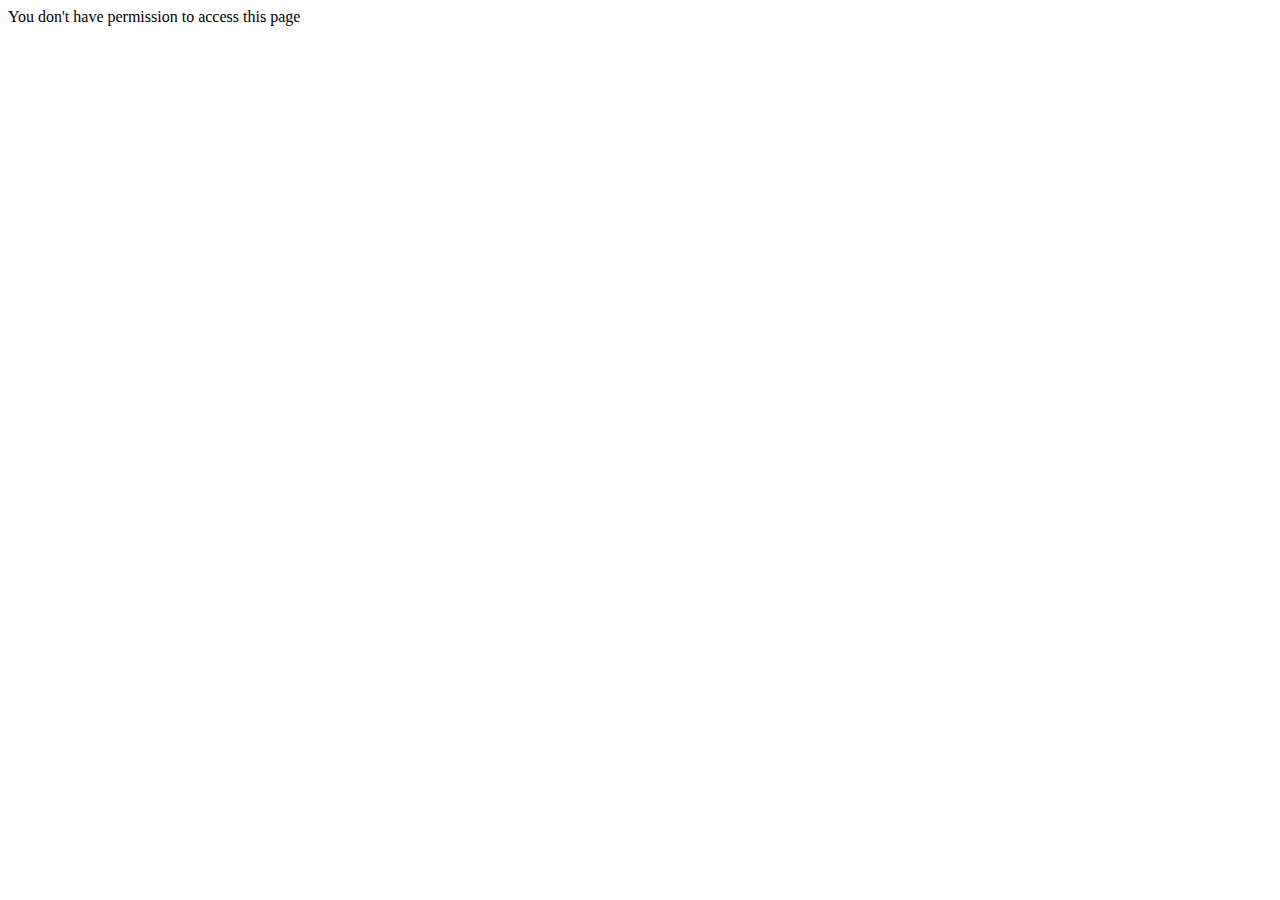
<file: css/index.html>
<!DOCTYPE html>
<html lang="en">
<head>
    <meta charset="utf-8" />
    <title>You don't have permission to access this page</title>
</head>
<body>
You don't have permission to access this page
</body>
</html>
</file>
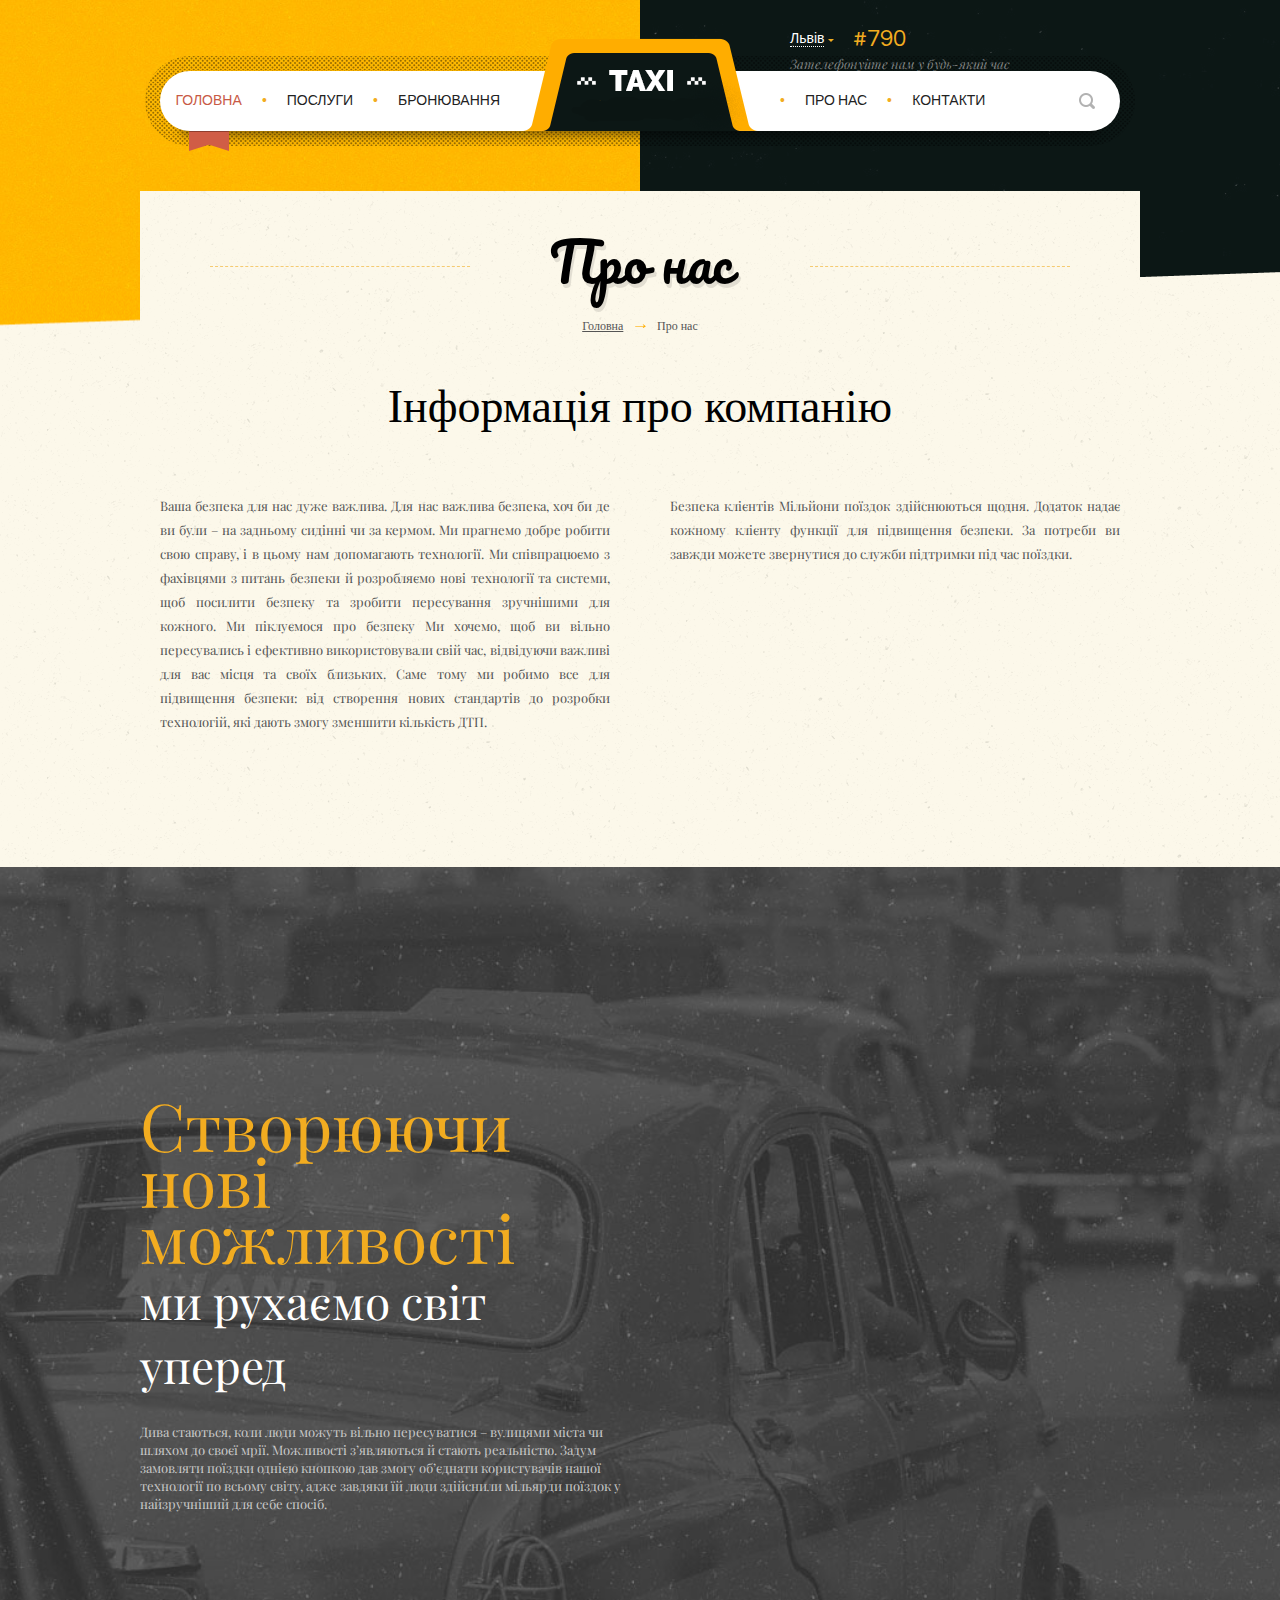
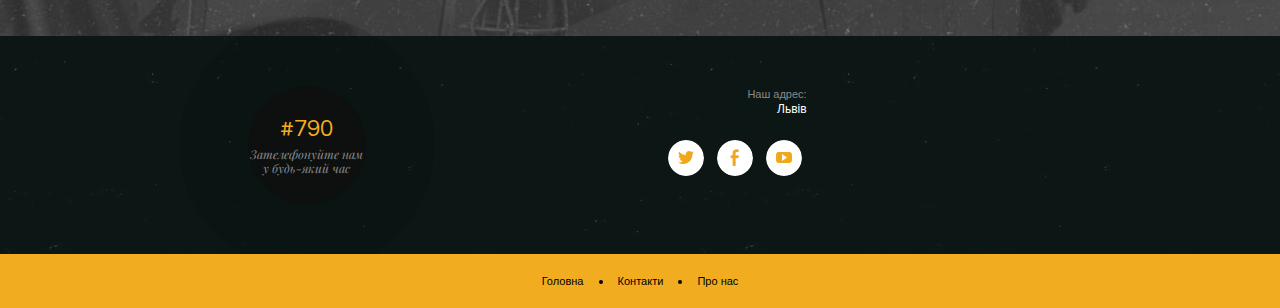
<file: about.html>
﻿<!DOCTYPE html>
<html lang="en">
<head>
    <meta charset="utf-8">
    <title>Taxi Press</title>
    <meta name="description" content="HTML framework description">
    <meta name="viewport" content="width=device-width, initial-scale=1">

    <!-- Styles -->
    <link rel="stylesheet" href="css/general.css">

    <!-- Fonts -->
    <link href='http://fonts.googleapis.com/css?family=Questrial' rel='stylesheet' type='text/css'>
    <link href='http://fonts.googleapis.com/css?family=Pacifico' rel='stylesheet' type='text/css'>
    <link href='http://fonts.googleapis.com/css?family=Playfair+Display:400,700,700italic' rel='stylesheet' type='text/css'>
    <link href='http://fonts.googleapis.com/css?family=Rufina' rel='stylesheet' type='text/css'>
	<link href='http://fonts.googleapis.com/css?family=Dancing+Script' rel='stylesheet' type='text/css'>

    <!-- Modernizr -->
    <script type='text/javascript' src='js/libs/modernizr-2.8.3.min.js'></script>

    <!-- Semantic HTML5 Support on old IE -->
    <!--[if IE]>
    <script src="http://html5shiv.googlecode.com/svn/trunk/html5.js"></script>
    <![endif]-->

</head>
<body class="about all">

    <!-- Orange & Black -->
    <div class="background">
        <div class="col-6"></div>
        <div class="col-6"></div>
    </div>

    <div id="call-us" class="call-us">
        <div class="selected">
            <span>Львів</span>

            <ul>
                <li data-num="#790">Львів</li>
                <li data-num="#780">Київ
                <li>
            </ul>
        </div>
        <div class="number">#790</div>
        <p>Зателефонуйте нам у будь-який час</p>
    </div>

    <!-- Nav -->
    <nav class="main">
        <a class="logo" href="index.html"></a>

        <div class="col-6 left">
            <ul class="first cf">

                <li><a href="booking.html">БРОНЮВАННЯ</a></li>
                <li class="dot">•</li>
                <li>
                    <a href="services.html">Послуги</a>
                    <ul class="second">
                        <li>
                            <a href="services.html">Варіанти поїздок</a>

                            <ul class="third">
                                <li><a href="services.html">VIP Таксі</a></li>
                                <li><a href="services.html">Стандарт</a></li>
                                <li><a href="services.html">Комфорт</a></li>
                            </ul>
                        </li>
                        <li><a href="services.html">Доставка їжі</a></li>
                        <li><a href="services.html">Для бізнесу</a></li>
                        <li><a href="services.html">вантажне таксі</a></li>
                    </ul>
                </li>
                <li class="dot">•</li>
                <li class="active"><a href="index.html">Головна</a></li>
            </ul>
        </div>
        <div class="col-6 right">
            <ul class="first cf">
                <li class="dot show-tablet">•</li>
                <li class="dot">•</li>
                <li><a href="about.html">Про нас</a></li>
                <li class="dot">•</li>
                <li><a href="contact.html">Контакти</a></li>
            </ul>
        </div>



        <!-- Search -->
        <div class="search-button"></div>
        <form class="search" action="#">
            <input type="text" placeholder="Search" />
            <input type="submit" value=" " />
        </form>

    </nav>


    <!-- Content -->
    <div class="wrap">
        <section class="content">

            <h2>Про нас</h2>
            <div class="breadcrumb">
                <a href="index.html">Головна</a>
                <div class="line"></div>
                <a href="about.html">Про нас</a>
            </div>

            <h3>Інформація про компанію</h3>

            <div class="cf info">
                <div class="col-6">
                    <p>
                        Ваша безпека для нас дуже важлива. Для нас важлива безпека, 
                        хоч би де ви були – на задньому сидінні чи за кермом. Ми прагнемо добре робити свою справу,
                        і в цьому нам допомагають технології. Ми співпрацюємо з фахівцями з питань безпеки й розробляємо нові технології та системи,
                        щоб посилити безпеку та зробити пересування зручнішими для кожного.
                        Ми піклуємося про безпеку
                        Ми хочемо, щоб ви вільно пересувались і ефективно використовували свій час, 
                        відвідуючи важливі для вас місця та своїх близьких. Саме тому ми робимо все для підвищення безпеки:
                        від створення нових стандартів до розробки технологій, які дають змогу зменшити кількість ДТП.
                    </p>
                </div>
                <div class="col-6">
                    <p>
                        Безпека клієнтів
                        Мільйони поїздок здійснюються щодня. Додаток надає кожному клієнту функції для підвищення безпеки. 
                        За потреби ви завжди можете звернутися до служби підтримки під час поїздки.
                    </p>
                </div>
            </div>

        </section>
    </div>

   

    <!-- Certificate -->
    <div class="certificate">
        <div class="wrap cf">
            <div class="col-7">
                <div class="text">
                    <h3>
                        Створюючи нові можливості <br>
                        <span>ми рухаємо світ уперед</span>
                    </h3>
                    <p>
                        Дива стаються, коли люди можуть вільно пересуватися – вулицями міста чи шляхом до своєї мрії.
                        Можливості з’являються й стають реальністю. Задум замовляти поїздки однією кнопкою дав змогу
                        об’єднати користувачів нашої технології по всьому світу, адже завдяки їй люди здійснили мільярди
                        поїздок у найзручніший для себе спосіб.
                    </p>
                </div>
            </div>
            


        </div>
    </div>

    <!-- Footer -->
    <footer id="footer">
        <div class="content">
            <div class="wrap cf">
                <div class="col-4">
                </div>
                <div class="col-4">
                    <div class="call">
                        <h3>#790</h3>
                        <span>Зателефонуйте нам у будь-який час</span>
                    </div>
                </div>
                <div class="col-4">
                    <p>Наш адрес:</p>
                    <span>Львів</span>

                    <div class="social">
                        <a href="https://twitter.com/alethemes" target="_blank" class="twitter"></a>
                        <a href="https://www.facebook.com/alethemes" target="_blank" class="facebook"></a>
                        <a href="https://www.youtube.com/user/CRIK0VA" target="_blank" class="youtube"></a>
                    </div>
                </div>
            </div>
        </div>

        <!-- -->
        <div class="bottom-line">
            <div class="wrap">
                <a href="index.html">Головна</a>
                <div class="dot"></div>
                <a href="contact.html">Контакти</a>
                <div class="dot"></div>
                <a href="about.html">Про нас</a>
            </div>
        </div>
    </footer>

    <!-- Libs -->
    <script src="js/libs/jquery-1.11.3.min.js"></script>
    <script src="js/libs/jquery.flexslider-min.js"></script>

    <!-- Custom -->
    <script src="js/scripts.js"></script>

  
    <script>
        initAbout();
    </script>

</body>
</html>
</file>
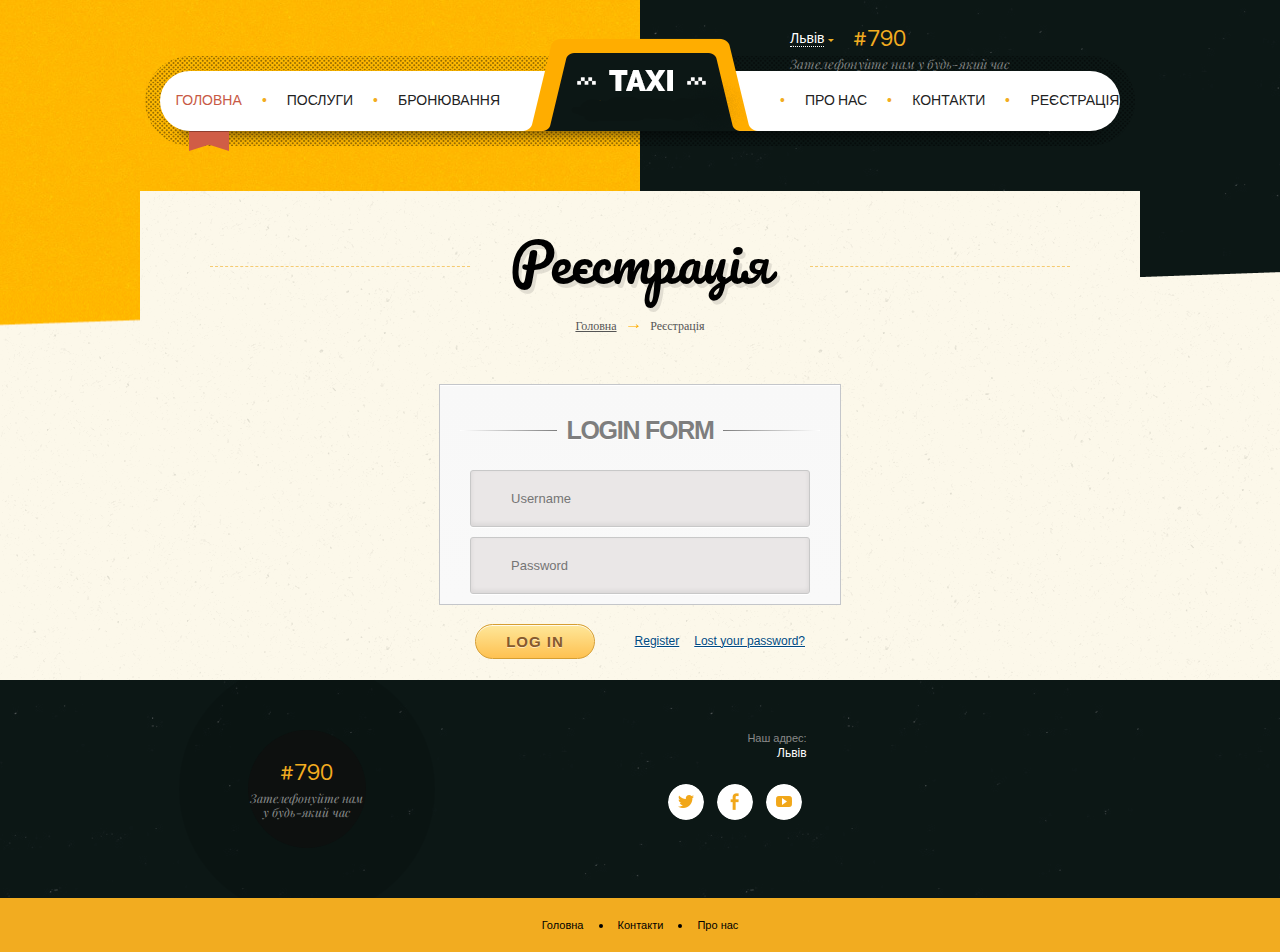
<file: blog.html>
﻿<!DOCTYPE html>
<html lang="en">
<head>
    <meta charset="utf-8">
    <title>Taxi Press</title>
    <meta name="description" content="HTML framework description">
    <meta name="viewport" content="width=device-width, initial-scale=1">

    <!-- Styles -->
    <link rel="stylesheet" href="css/general.css">

    <!-- Fonts -->
    <link href='http://fonts.googleapis.com/css?family=Questrial' rel='stylesheet' type='text/css'>
    <link href='http://fonts.googleapis.com/css?family=Pacifico' rel='stylesheet' type='text/css'>
    <link href='http://fonts.googleapis.com/css?family=Playfair+Display:400,700,700italic' rel='stylesheet' type='text/css'>
    <link href='http://fonts.googleapis.com/css?family=Rufina' rel='stylesheet' type='text/css'>
	<link href='http://fonts.googleapis.com/css?family=Dancing+Script' rel='stylesheet' type='text/css'>

    <!-- Modernizr -->
    <script type='text/javascript' src='js/libs/modernizr-2.8.3.min.js'></script>

    <!-- Semantic HTML5 Support on old IE -->
    <!--[if IE]>
    <script src="http://html5shiv.googlecode.com/svn/trunk/html5.js"></script>
    <![endif]-->

</head>
<body class="blog all">
    
    <!-- Orange & Black -->
    <div class="background">
        <div class="col-6"></div>
        <div class="col-6"></div>
    </div>

    <div id="call-us" class="call-us">
        <div class="selected">
            <span>Львів</span>

            <ul>
                <li data-num="#790">Львів</li>
                <li data-num="#780">Київ
                <li>
            </ul>
        </div>
        <div class="number">#790</div>
        <p>Зателефонуйте нам у будь-який час</p>
    </div>

    <!-- Nav -->
    <nav class="main">
        <a class="logo" href="index.html"></a>

        <div class="col-6 left">
            <ul class="first cf">

                <li><a href="booking.html">БРОНЮВАННЯ</a></li>
                <li class="dot">•</li>
                <li>
                    <a href="services.html">Послуги</a>
                    <ul class="second">
                        <li>
                            <a href="services.html">Варіанти поїздок</a>

                            <ul class="third">
                                <li><a href="services.html">VIP Таксі</a></li>
                                <li><a href="services.html">Стандарт</a></li>
                                <li><a href="services.html">Комфорт</a></li>
                            </ul>
                        </li>
                        <li><a href="services.html">Доставка їжі</a></li>
                        <li><a href="services.html">Для бізнесу</a></li>
                        <li><a href="services.html">Вантажне таксі</a></li>
                    </ul>
                </li>
                <li class="dot">•</li>
                <li class="active"><a href="index.html">Головна</a></li>
            </ul>
        </div>
        <div class="col-6 right">
            <ul class="first cf">
                <li class="dot show-tablet">•</li>
                <li class="dot">•</li>
                <li><a href="about.html">Про нас</a></li>
                <li class="dot">•</li>
                <li><a href="contact.html">Контакти</a></li>
                <li class="dot">•</li>
                <li><a href="blog.html">РеЄстрація</a></li>
            </ul>
        </div>

    </nav>


    <!-- Content -->
    <div class="wrap">
        <section class="content">

            <h2>Реєстрація</h2>
            <div class="breadcrumb">
                <a href="index.html">Головна</a>
                <div class="line"></div>
                <a href="blog.html">Реєстрація</a>
            </div>

            <!-- Reg -->
            <div class="container">
                <section id="content">
                    <form action="">
                        <h1>Login Form</h1>
                        <div>
                            <input type="text" placeholder="Username" required="" id="username" />
                        </div>
                        <div>
                            <input type="password" placeholder="Password" required="" id="password" />
                        </div>
                        <div>
                            <input type="submit" value="Log in" />
                            <a href="#">Lost your password?</a>
                            <a href="#">Register</a>
                        </div>
                    </form><!-- form -->

                </section><!-- content -->
            </div>
    <!-- container -->

    </div>





    <!-- Footer -->
    <footer id="footer">
        <div class="content">
            <div class="wrap cf">
                <div class="col-4">
                </div>
                <div class="col-4">
                    <div class="call">
                        <h3>#790</h3>
                        <span>Зателефонуйте нам у будь-який час</span>
                    </div>
                </div>
                <div class="col-4">
                    <p>Наш адрес:</p>
                    <span>Львів</span>

                    <div class="social">
                        <a href="https://twitter.com/alethemes" target="_blank" class="twitter"></a>
                        <a href="https://www.facebook.com/alethemes" target="_blank" class="facebook"></a>
                        <a href="https://www.youtube.com/user/CRIK0VA" target="_blank" class="youtube"></a>
                    </div>
                </div>
            </div>
        </div>

        <!-- -->
        <div class="bottom-line">
            <div class="wrap">
                <a href="index.html">Головна</a>
                <div class="dot"></div>
                <a href="contact.html">Контакти</a>
                <div class="dot"></div>
                <a href="about.html">Про нас</a>
            </div>
        </div>
    </footer>

    <!-- Libs -->
    <script src="js/libs/jquery-1.11.3.min.js"></script>
    <script src="js/libs/jquery.flexslider-min.js"></script>

    <!-- Custom -->
    <script src="js/scripts.js"></script>

    <script>
        
    </script>

</body>
</html>
</file>
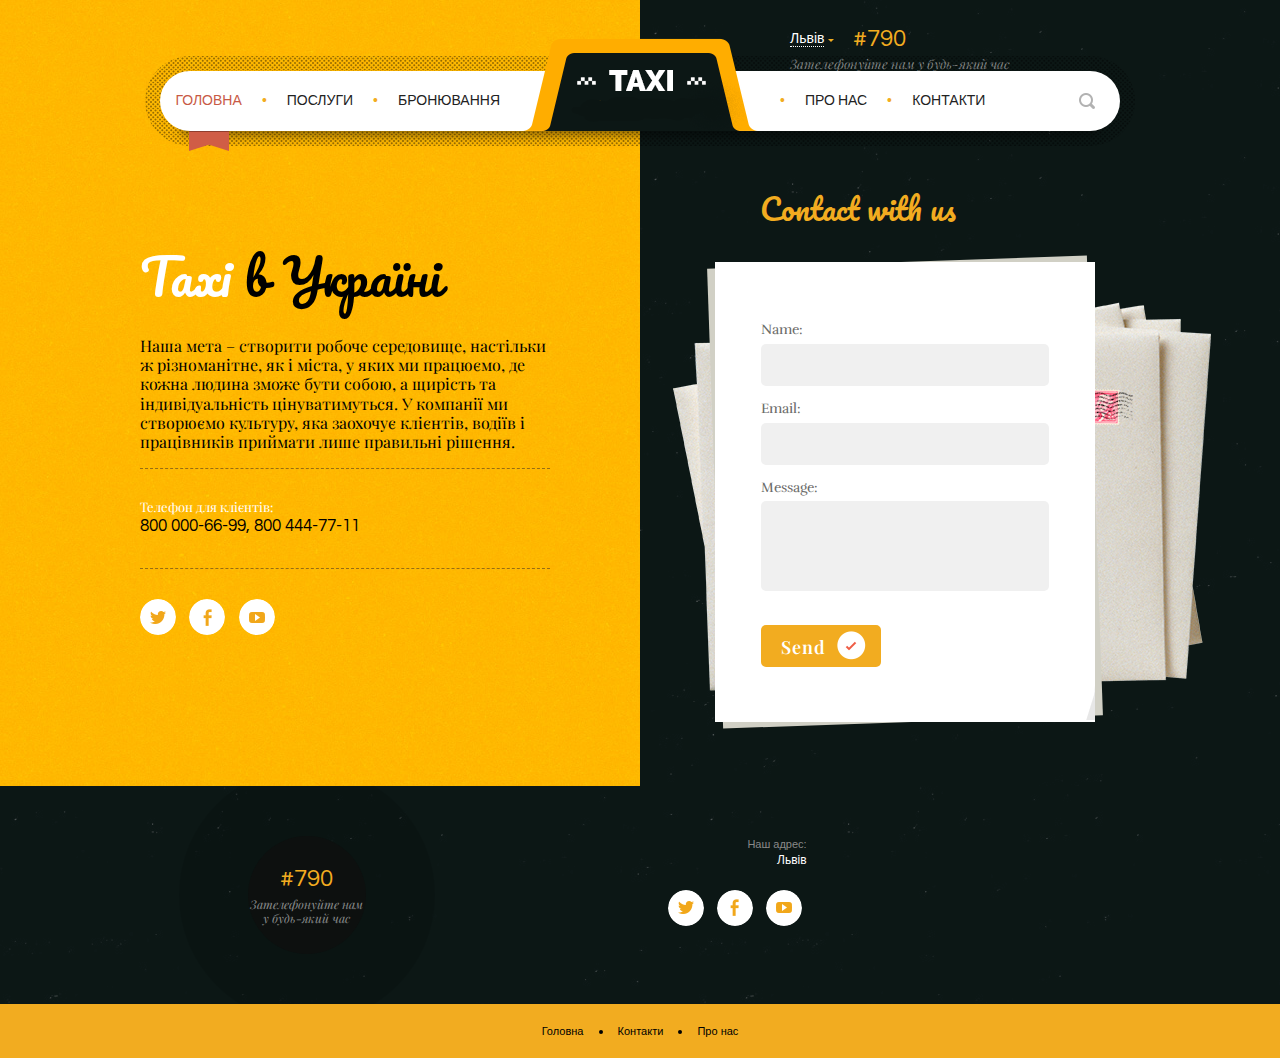
<file: contact.html>
﻿<!DOCTYPE html>
<html lang="en">
<head>
    <meta charset="utf-8">
    <title>Taxi Press</title>
    <meta name="description" content="HTML framework description">
    <meta name="viewport" content="width=device-width, initial-scale=1">

    <!-- Styles -->
    <link rel="stylesheet" href="css/general.css">

    <!-- Fonts -->
    <link href='http://fonts.googleapis.com/css?family=Questrial' rel='stylesheet' type='text/css'>
    <link href='http://fonts.googleapis.com/css?family=Pacifico' rel='stylesheet' type='text/css'>
    <link href='http://fonts.googleapis.com/css?family=Playfair+Display:400,700,700italic' rel='stylesheet' type='text/css'>
    <link href='http://fonts.googleapis.com/css?family=Rufina' rel='stylesheet' type='text/css'>
	<link href='http://fonts.googleapis.com/css?family=Dancing+Script' rel='stylesheet' type='text/css'>

    <!-- Modernizr -->
    <script type='text/javascript' src='js/libs/modernizr-2.8.3.min.js'></script>

    <!-- Semantic HTML5 Support on old IE -->
    <!--[if IE]>
    <script src="http://html5shiv.googlecode.com/svn/trunk/html5.js"></script>
    <![endif]-->

</head>
<body class="contact all">

    <!-- Orange & Black -->
    <div class="background">
        <div class="col-6"></div>
        <div class="col-6"></div>
    </div>

    <div id="call-us" class="call-us">
        <div class="selected">
            <span>Львів</span>

            <ul>
                <li data-num="#790">Львів</li>
                <li data-num="#780">Київ
                <li>
            </ul>
        </div>
        <div class="number">#790</div>
        <p>Зателефонуйте нам у будь-який час</p>
    </div>

    <!-- Nav -->
    <nav class="main">
        <a class="logo" href="index.html"></a>

        <div class="col-6 left">
            <ul class="first cf">

                <li><a href="booking.html">БРОНЮВАННЯ</a></li>
                <li class="dot">•</li>
                <li>
                    <a href="services.html">Послуги</a>
                    <ul class="second">
                        <li>
                            <a href="services.html">Варіанти поїздок</a>

                            <ul class="third">
                                <li><a href="services.html">VIP Таксі</a></li>
                                <li><a href="services.html">Стандарт</a></li>
                                <li><a href="services.html">Комфорт</a></li>
                            </ul>
                        </li>
                        <li><a href="services.html">Доставка їжі</a></li>
                        <li><a href="services.html">Для бізнесу</a></li>
                        <li><a href="services.html">вантажне таксі</a></li>
                    </ul>
                </li>
                <li class="dot">•</li>
                <li class="active"><a href="index.html">Головна</a></li>
            </ul>
        </div>
        <div class="col-6 right">
            <ul class="first cf">
                <li class="dot show-tablet">•</li>
                <li class="dot">•</li>
                <li><a href="about.html">Про нас</a></li>
                <li class="dot">•</li>
                <li><a href="contact.html">Контакти</a></li>
            </ul>
        </div>



        <!-- Search -->
        <div class="search-button"></div>
        <form class="search" action="#">
            <input type="text" placeholder="Search" />
            <input type="submit" value=" " />
        </form>

    </nav>


    <!-- Content -->
    <div class="inner">

        <!-- Back -->
        <div class="back-left"></div>
        <div class="back-right"></div>

        <!-- Content -->
        <div class="wrap cf">
            <div class="col-6 left">
                <h2>Taxi <span>в Україні</span></h2>
                <p>
                    Наша мета – створити робоче середовище, настільки ж різноманітне,
                    як і міста, у яких ми працюємо, де кожна людина зможе бути собою,
                    а щирість та індивідуальність цінуватимуться.
                    У компанії ми створюємо культуру, яка заохочує клієнтів, водіїв і працівників приймати лише правильні рішення.
                </p>

                <div class="line"></div>

               
                <span>Телефон для клієнтів:</span>
                <p class="phone">800 000-66-99, 800 444-77-11</p>
                <br />
                <div class="line"></div>

                <div class="social">
                    <a href="#" class="twitter"></a>
                    <a href="#" class="facebook"></a>
                    <a href="#" class="youtube"></a>
                </div>

            </div>
            <div class="col-6 right">
                <h3>Contact with us</h3>

                <div class="form">
                    <form action="#">
                        <label for="name">Name:</label>
                        <input type="text" id="name" />
                        <label for="email">Email:</label>
                        <input type="text" id="email" />
                        <label for="message">Message:</label>
                        <textarea name="message" id="message"></textarea>
                        <input type="submit" value="Send" />
                    </form>
                </div>

            </div>
        </div>
    </div>



    <!-- Footer -->
    <footer id="footer">
        <div class="content">
            <div class="wrap cf">
                <div class="col-4">
                </div>
                <div class="col-4">
                    <div class="call">
                        <h3>#790</h3>
                        <span>Зателефонуйте нам у будь-який час</span>
                    </div>
                </div>
                <div class="col-4">
                    <p>Наш адрес:</p>
                    <span>Львів</span>

                    <div class="social">
                        <a href="https://twitter.com/alethemes" target="_blank" class="twitter"></a>
                        <a href="https://www.facebook.com/alethemes" target="_blank" class="facebook"></a>
                        <a href="https://www.youtube.com/user/CRIK0VA" target="_blank" class="youtube"></a>
                    </div>
                </div>
            </div>
        </div>

        <!-- -->
        <div class="bottom-line">
            <div class="wrap">
                <a href="index.html">Головна</a>
                <div class="dot"></div>
                <a href="contact.html">Контакти</a>
                <div class="dot"></div>
                <a href="about.html">Про нас</a>
            </div>
        </div>
    </footer>

    <!-- Libs -->
    <script src="js/libs/jquery-1.11.3.min.js"></script>
    <script src="js/libs/jquery.flexslider-min.js"></script>

    <!-- Custom -->
    <script src="js/scripts.js"></script>

    <script>
        
    </script>

</body>
</html>
</file>
<file: css/general.css>
/*
Table of Contents
=================

1. Call us / .call-us
2. Navigation / nav.main
3. Content / section.content
4. Body / body.home
5. Footer / footer
6. Services / body.services
7. Booking / body.booking
8. Contact / body.contact
9. Blog / body.blog
10. Blog inside / body.blog-inside
11. About / .about

*/
/* Gradients
/* ## ## ## ## ## ## ## ## ## ## ## ## ## ## ## ## ## ## ## ## ## ## ## ## ## ## */
/* Bordered
/* ## ## ## ## ## ## ## ## ## ## ## ## ## ## ## ## ## ## ## ## ## ## ## ## ## ## */
/* Rounded
/* ## ## ## ## ## ## ## ## ## ## ## ## ## ## ## ## ## ## ## ## ## ## ## ## ## ## */
/* Opacity
/* ## ## ## ## ## ## ## ## ## ## ## ## ## ## ## ## ## ## ## ## ## ## ## ## ## ## */
/* Transition
/* ## ## ## ## ## ## ## ## ## ## ## ## ## ## ## ## ## ## ## ## ## ## ## ## ## ## */
/* Shawows
/* ## ## ## ## ## ## ## ## ## ## ## ## ## ## ## ## ## ## ## ## ## ## ## ## ## ## */
/* Columns
/* ## ## ## ## ## ## ## ## ## ## ## ## ## ## ## ## ## ## ## ## ## ## ## ## ## ## */
/* Fonts
/* ## ## ## ## ## ## ## ## ## ## ## ## ## ## ## ## ## ## ## ## ## ## ## ## ## ## */
/* Spacing
/* ## ## ## ## ## ## ## ## ## ## ## ## ## ## ## ## ## ## ## ## ## ## ## ## ## ## */
/* Other
/* ## ## ## ## ## ## ## ## ## ## ## ## ## ## ## ## ## ## ## ## ## ## ## ## ## ## */
/* Grid System 12 Columns
/* ## ## ## ## ## ## ## ## ## ## ## ## ## ## ## ## ## ## ## ## ## ## ## ## ## ## */
.col-1,
.col-2,
.col-3,
.col-4,
.col-5,
.col-6,
.col-7,
.col-8,
.col-9,
.col-10,
.col-11 {
  float: left;
  -webkit-box-sizing: border-box;
  -moz-box-sizing: border-box;
  box-sizing: border-box;
}
.col-1 {
  width: 8.333333333333332%;
}
.col-2 {
  width: 16.666666666666664%;
}
.col-3 {
  width: 25%;
}
.col-4 {
  width: 33.33333333333333%;
}
.col-5 {
  width: 41.66666666666667%;
}
.col-6 {
  width: 50%;
}
.col-7 {
  width: 58.333333333333336%;
}
.col-8 {
  width: 66.66666666666666%;
}
.col-9 {
  width: 75%;
}
.col-10 {
  width: 83.33333333333334%;
}
.col-11 {
  width: 91.66666666666666%;
}
.col-12 {
  width: 100%;
}
/* Reset Styles
/* ## ## ## ## ## ## ## ## ## ## ## ## ## ## ## ## ## ## ## ## ## ## ## ## ## ## */
article,
aside,
details,
figcaption,
figure,
footer,
header,
hgroup,
nav,
section {
  display: block;
}
audio[controls],
canvas,
video {
  display: inline-block;
}
html {
  -webkit-tap-highlight-color: rgba(0, 0, 0, 0);
  /* 2 */
  -webkit-text-size-adjust: 100%;
  /* 3 */
  -ms-text-size-adjust: 100%;
}
body,
div,
span,
applet,
object,
iframe,
h1,
h2,
h3,
h4,
h5,
h6,
p,
blockquote,
pre,
ul,
li,
ol,
a,
em,
img,
strong,
fieldset,
form,
label,
article,
aside,
details,
figcaption,
figure,
footer,
header,
hgroup,
nav,
section {
  margin: 0;
  padding: 0;
  border: 0;
  outline: 0;
  font-weight: inherit;
  font-style: inherit;
  font-size: 100%;
  font-family: inherit;
  vertical-align: baseline;
  list-style: none;
}
:focus {
  outline: 0;
}
img {
  vertical-align: middle;
  outline: 0;
}
button::-moz-focus-inner,
input[type="reset"]::-moz-focus-inner,
input[type="button"]::-moz-focus-inner,
input[type="submit"]::-moz-focus-inner,
input[type="file"] > input[type="button"]::-moz-focus-inner {
  border: none;
}
html,
body,
textarea,
input {
  -webkit-text-size-adjust: none;
}
body {
  text-align: left;
  font-family: sans-serif;
  font-size: 12px;
  font-weight: normal;
  line-height: 1.2;
}
/* Form
/* ## ## ## ## ## ## ## ## ## ## ## ## ## ## ## ## ## ## ## ## ## ## ## ## ## ## */
button,
input[type="button"],
input[type="reset"],
input[type="submit"] {
  cursor: pointer;
  height: 35px;
  -webkit-appearance: button;
  font-size: 14px;
  background: transparent;
  letter-spacing: 1px;
  border: 1px;
  text-transform: uppercase;
}
button:hover,
input[type="button"]:hover,
input[type="reset"]:hover,
input[type="submit"]:hover {
  -moz-opacity: 0.75;
  -khtml-opacity: 0.75;
  -webkit-opacity: 0.75;
  opacity: 0.75;
  -webkit-transition: all 300ms ease-in-out;
  -moz-transition: all 300ms ease-in-out;
  -ms-transition: all 300ms ease-in-out;
  -o-transition: all 300ms ease-in-out;
  transition: all 300ms ease-in-out;
}
input[type=text],
input[type=email],
input[type=url],
input[type=search],
input[type=password],
textarea {
  border: 1px solid #c4c5c7;
  height: 25px;
  font-size: 12px;
  padding: 5px;
  color: #5f6062;
  -webkit-transition: all 100ms linear;
  -moz-transition: all 100ms linear;
  -ms-transition: all 100ms linear;
  -o-transition: all 100ms linear;
  transition: all 100ms linear;
}
textarea {
  resize: none;
}
/* Float & Align
/* ## ## ## ## ## ## ## ## ## ## ## ## ## ## ## ## ## ## ## ## ## ## ## ## ## ## */
.float-left {
  float: left  !important;
}
.float-right {
  float: right !important;
}
.text-left {
  text-align: left;
}
.text-center {
  text-align: center;
}
.text-right {
  text-align: right;
}
.text-justify {
  text-align: justify;
}
/* Clearfix
/* ## ## ## ## ## ## ## ## ## ## ## ## ## ## ## ## ## ## ## ## ## ## ## ## ## ## */
.cf:before,
.cf:after {
  content: "";
  display: table;
}
.cf:after {
  clear: both;
}
.clear {
  clear: both;
}
/* Links
/* ## ## ## ## ## ## ## ## ## ## ## ## ## ## ## ## ## ## ## ## ## ## ## ## ## ## */
a {
  text-decoration: none;
  cursor: pointer;
  -webkit-transition: color 100ms linear;
  -moz-transition: color 100ms linear;
  -ms-transition: color 100ms linear;
  -o-transition: color 100ms linear;
  transition: color 100ms linear;
}
/* Typography
/* ## ## ## ## ## ## ## ## ## ## ## ## ## ## ## ## ## ## ## ## ## ## ## ## ## ## */
h1,
h2,
h3,
h4,
h5,
h6 {
  margin-bottom: 1em;
  text-transform: uppercase;
}
h1 {
  font-size: 28px;
}
h2 {
  font-size: 22px;
}
h3 {
  font-size: 18px;
}
h4 {
  font-size: 14px;
}
h5 {
  font-size: 12px;
}
h6 {
  font-size: 10px;
}
p {
  margin: 0 0 1em 0;
  text-align: left;
  line-height: 1.5;
}
strong {
  font-weight: bold;
}
em {
  font-style: italic;
}
img {
  border: 0;
}
.small {
  font-size: 10px;
}
hr {
  display: block;
  height: 0px;
  line-height: 0px;
  border: 0;
  border-top: 1px solid;
  border-bottom: 1px solid;
  margin: 16px 0;
  float: none;
  clear: both;
  padding: 0;
}
/* Framework TYPO
/* ## ## ## ## ## ## ## ## ## ## ## ## ## ## ## ## ## ## ## ## ## ## ## ## ## ## */
.story {
  line-height: 1.5;
}
.story ul {
  list-style: square;
}
.story ul li {
  list-style: square;
}
.story ol {
  list-style: decimal;
}
.story ol li {
  list-style: decimal;
}
.story ul,
.story ol {
  margin: 0 0 1em 1.5em;
  line-height: 1.5;
}
.story ul ul,
.story ol ul,
.story ul ol,
.story ol ol {
  margin-bottom: 0;
}
.story ol ol {
  list-style: upper-alpha;
}
.story ol ol ol {
  list-style: lower-roman;
}
.story ol ol ol ol {
  list-style: lower-alpha;
}
.story h1,
.story h2,
.story h3,
.story h4,
.story h5,
.story h6 {
  text-transform: none;
  margin-bottom: .5em;
}
.story a:link,
.story a:visited,
.story a:hover,
.story a:active {
  text-decoration: none;
}
.story table {
  width: auto;
  border-collapse: collapse;
  margin-bottom: 18px;
}
.story table td,
.story table th {
  padding: 6px 10px;
  text-align: center;
  border: 1px solid #ccc;
}
.story table th {
  font-weight: bold;
}
.story pre,
.story code {
  background: #ffffff;
  padding: 20px;
  box-shadow: 1px 1px 2px #d0d0d0;
  color: #4a4a4a;
  display: block;
  margin: 10px 15px 10px 0px;
}
.story address {
  display: inline-block;
  padding: 20px;
  background: #eaeaea;
  line-height: 20px;
  margin-bottom: 15px;
}
.story blockquote {
  font-style: italic;
  border-left: 2px dotted #9b9b9b;
  padding-left: 15px;
  margin: 1em 3em;
}
.story blockquote p:before {
  content: '"';
}
.story blockquote p:after {
  content: '"';
}
.story .wp-caption {
  box-shadow: 1px 1px 2px #bebebe;
  width: auto;
}
.story .wp-caption p.wp-caption-text {
  background: #ffffff;
  text-align: center;
  color: #a1a1a1!important;
  margin: 0!important;
}
.story dl {
  background: #ffffff;
  padding: 20px;
  box-shadow: 1px 1px 2px #d0d0d0;
  color: #4a4a4a;
  display: block;
  margin: 10px 20px 10px 0px;
}
.story dl dt {
  width: 150px;
  float: left;
  font-size: 13px;
  line-height: 13px;
  color: #000000;
  text-transform: uppercase;
}
.story dl dd {
  margin-left: 160px;
  margin-bottom: 10px;
  line-height: 18px;
}
.story img.size-auto,
.story img.size-full,
.story img.size-large,
.story img.size-medium,
.story .attachment img {
  max-width: 100%;
  /* When images are too wide for containing element, force them to fit. */
  height: auto;
  /* Override height to match resized width for correct aspect ratio. */
}
.story .alignleft,
.story img.alignleft {
  display: inline;
  float: left;
  margin-right: 1em;
}
.story .alignright,
.story img.alignright {
  display: inline;
  float: right;
  margin-left: 1em;
}
.story .aligncenter,
.story img.aligncenter {
  clear: both;
  display: block;
  margin-left: auto;
  margin-right: auto;
}
.story img.alignleft,
.story img.alignright,
.story img.aligncenter {
  margin-bottom: 1em;
}
.story .wp-caption {
  line-height: 1.5;
  margin-bottom: 1em;
  text-align: center;
}
.story .wp-caption p.wp-caption-text {
  color: #888;
  font-size: 11px;
  margin: 0;
  padding: 5px;
}
.story .wp-smiley {
  margin: 0;
}
/* Flexslider Default Styles
/* ## ## ## ## ## ## ## ## ## ## ## ## ## ## ## ## ## ## ## ## ## ## ## ## ## ## */
.flexslider {
  position: relative;
}
.flexslider ul,
.flexslider ol {
  margin: 0;
  padding: 0;
  list-style: none;
}
.flexslider ul li,
.flexslider ol li {
  margin: 0;
  padding: 0;
  list-style: none;
}
.flexslider .slides > li {
  position: relative;
  display: none;
  -webkit-backface-visibility: hidden;
  text-align: center;
}
.flexslider .slides img {
  max-width: 100%;
  display: block;
  margin: 0 auto;
  height: auto;
  width: auto;
}
.flexslider .descr {
  position: absolute;
  bottom: 0;
  left: 0;
  right: 0;
  padding: 10px;
  background: rgba(100, 100, 100, 0.5);
  color: #fff;
  text-align: left;
}
.flexslider .descr h3 {
  text-align: left;
}
.flexslider .descr .text p:last-child {
  margin-bottom: 0;
}
.flex-container {
  position: relative;
}
/* Clearfix for the .slides element
/* ## ## ## ## ## ## ## ## ## ## ## ## ## ## ## ## ## ## ## ## ## ## ## ## ## ## */
.slides:after {
  content: ".";
  display: block;
  clear: both;
  visibility: hidden;
  line-height: 0;
  height: 0;
}
html[xmlns] .slides {
  display: block;
}
* html .slides {
  height: 1%;
}
/* Default
/* ## ## ## ## ## ## ## ## ## ## ## ## ## ## ## ## ## ## ## ## ## ## ## ## ## ## */
.font-Dancing {
  font-family: 'Dancing Script', cursive;
  font-weight: 400;
}
.wrap {
  width: 960px;
  margin: 0 auto;
}
.all .wrap {
  width: 1000px;
}
/* For All
/* ## ## ## ## ## ## ## ## ## ## ## ## ## ## ## ## ## ## ## ## ## ## ## ## ## ## */
/* Background */
.background {
  width: 100%;
  height: 300px;
  position: absolute;
  top: 0;
}
.background .col-6:first-of-type {
  background: #fcbc23 url('images/pattern2.png') repeat;
  height: inherit;
  position: relative;
}
.background .col-6:first-of-type:after {
  position: absolute;
  display: block;
  content: '';
  background: url("images/transition-all-left.png") no-repeat center;
  width: 100%;
  height: 39px;
  right: 0;
  bottom: -30px;
}
.background .col-6:last-of-type {
  background: #171d1c url('images/pattern1.png') repeat;
  height: inherit;
  position: relative;
}
.background .col-6:last-of-type:after {
  position: absolute;
  display: block;
  content: '';
  background: url("images/transition-all-right.png") no-repeat center;
  width: 100%;
  height: 99px;
  right: 0;
  bottom: -30px;
}
/* Call Us */
.call-us {
  position: absolute;
  left: 50%;
  top: 25px;
  width: 250px;
  margin-left: 150px;
}
.call-us .selected {
  font-size: 14px;
  font-family: 'Questrial', sans-serif;
  font-weight: 300;
  color: #ffffff;
  line-height: 1.2;
  position: relative;
  display: inline-block;
  margin-right: 25px;
}
.call-us .selected span {
  border-bottom: 1px dotted #fff;
  position: relative;
  cursor: pointer;
}
.call-us .selected span:after {
  position: absolute;
  content: '';
  display: block;
  width: 0;
  height: 0;
  border-style: solid;
  border-width: 3px 3px 0 3px;
  border-color: #f2ac20 transparent transparent transparent;
  right: -10px;
  top: 50%;
}
.call-us .selected ul {
  position: absolute;
  left: -15px;
  top: 20px;
  z-index: 999;
  background: #101413;
  padding: 10px 0;
  display: none;
}
.call-us .selected ul li {
  font-size: 14px;
  font-family: 'Questrial', sans-serif;
  font-weight: 300;
  line-height: 30px;
  cursor: pointer;
  padding: 0 15px;
}
.call-us .selected ul li:hover {
  background: rgba(255, 255, 255, 0.1);
}
.call-us .number {
  display: inline-block;
  font-size: 24px;
  font-family: 'Questrial', sans-serif;
  font-weight: 300;
  color: #f2ac20;
  vertical-align: middle;
  margin-right: 13px;
}
.call-us p {
  margin: 0;
  font-size: 13px;
  font-family: 'Playfair Display', serif;
  font-weight: 400;
  color: #8b8e8e;
  font-style: italic;
  display: inline-block;
}
/* Navigation */
nav.main {
  width: 990px;
  height: 90px;
  margin: 56px auto 0;
  border-radius: 50px;
  background: url("images/dots.png") repeat;
  position: relative;
  /* */
  /* Logo */
  /* Menu */
  /* Mobile MENU */
  /* Search */
}
nav.main:before {
  position: absolute;
  content: '';
  display: block;
  left: 15px;
  top: 15px;
  width: 960px;
  height: 60px;
  background: #fff;
  border-radius: 50px;
  -webkit-box-shadow: 0 25px 10px -20px rgba(0, 0, 0, 0.4);
  -moz-box-shadow: 0 25px 10px -20px rgba(0, 0, 0, 0.4);
  box-shadow: 0 25px 10px -20px rgba(0, 0, 0, 0.4);
}
nav.main .logo {
  display: block;
  position: absolute;
  background: url("images/logo1.png") no-repeat center;
  width: 235px;
  height: 93px;
  left: 50%;
  bottom: 15px;
  margin-left: -117px;
}
nav.main .col-6.left {
  padding-right: 130px;
}
nav.main .col-6.left ul.first > li {
  float: right;
}
nav.main .col-6.right {
  padding-left: 130px;
}
nav.main .col-6.right ul.first > li {
  float: left;
}
nav.main ul.first {
  list-style: none;
  margin: 0;
  padding: 15px 0;
  line-height: 60px;
  position: relative;
  text-transform: uppercase;
  font-family: 'Questrial', sans-serif;
  font-size: 14px;
  font-weight: 300;
  -webkit-box-sizing: border-box;
  -moz-box-sizing: border-box;
  box-sizing: border-box;
  /* 2nd level */
}
nav.main ul.first > li {
  display: inline-block;
  float: left;
  margin-right: 10px;
  margin-left: 10px;
  position: relative;
  /* Show 2nd level */
}
nav.main ul.first > li.show-tablet {
  display: none;
}
nav.main ul.first > li.dot {
  color: #f2ac20;
  font-size: 14px;
}
nav.main ul.first > li.active:after {
  position: absolute;
  content: '';
  display: block;
  background: url("images/menu-active.png") no-repeat center;
  width: 40px;
  height: 20px;
  bottom: -20px;
  left: 50%;
  margin-left: -20px;
  z-index: 1;
}
nav.main ul.first > li:hover > a,
nav.main ul.first > li.active > a {
  color: #c85a45;
}
nav.main ul.first > li a {
  display: block;
  color: #222222;
}
nav.main ul.first > li:hover > ul.second {
  display: block;
}
nav.main ul.first ul.second {
  position: absolute;
  border-top: 15px solid #c85a45;
  border-bottom-right-radius: 5px;
  border-bottom-left-radius: 5px;
  background: #2a2d2d;
  line-height: normal;
  left: -50%;
  width: 157px;
  padding-bottom: 10px;
  display: none;
  z-index: 2;
  /* 3rd level */
}
nav.main ul.first ul.second:before {
  position: absolute;
  content: '';
  display: block;
  top: -15px;
  left: 0;
  width: 157px;
  height: 15px;
  background: url("images/menu-drop-shadow.png") repeat-x;
}
nav.main ul.first ul.second > li {
  float: none;
  line-height: 40px;
  text-transform: none;
  border-bottom: 1px solid #404242;
  position: relative;
  -webkit-transition: background 0.3s ease;
  -moz-transition: background 0.3s ease;
  -ms-transition: background 0.3s ease;
  -o-transition: background 0.3s ease;
  transition: background 0.3s ease;
  /* Show 2nd level */
}
nav.main ul.first ul.second > li:last-child {
  border-bottom: none;
}
nav.main ul.first ul.second > li:hover {
  background: #404242;
}
nav.main ul.first ul.second > li a {
  display: block;
  padding: 0 30px;
  color: #fff;
}
nav.main ul.first ul.second > li:hover > ul.third {
  display: block;
}
nav.main ul.first ul.second ul.third {
  position: absolute;
  top: -1px;
  left: 100%;
  width: 157px;
  background: #c85a45;
  border-bottom-right-radius: 5px;
  border-bottom-left-radius: 5px;
  border-top-right-radius: 5px;
  padding-bottom: 10px;
  display: none;
}
nav.main ul.first ul.second ul.third:before {
  position: absolute;
  content: '';
  display: block;
  top: 0;
  left: 0;
  width: 6px;
  height: 46px;
  background: url("images/menu-drop-shadow2.png") repeat-x;
}
nav.main ul.first ul.second ul.third li {
  border-bottom: 1px solid #ce6b58;
  -webkit-transition: background 0.3s ease;
  -moz-transition: background 0.3s ease;
  -ms-transition: background 0.3s ease;
  -o-transition: background 0.3s ease;
  transition: background 0.3s ease;
}
nav.main ul.first ul.second ul.third li:first-of-type {
  border-top-right-radius: 5px;
}
nav.main ul.first ul.second ul.third li:last-child {
  border-bottom: none;
}
nav.main ul.first ul.second ul.third li:hover {
  background: #b94d39;
}
nav.main .mobile-button {
  display: none;
  position: absolute;
  width: 200px;
  height: 60px;
  top: 15px;
  left: 50%;
  margin-left: -100px;
  font-family: 'Pacifico', cursive;
  font-weight: 400;
  font-size: 26px;
  color: #f2ac20;
  text-align: center;
  line-height: 60px;
}
nav.main .mobile-menu {
  display: none;
  z-index: 10;
  position: absolute;
  width: 200px;
  top: 75px;
  left: 50%;
  margin-left: -100px;
  border-top: 15px solid #c85a45;
  border-bottom-right-radius: 5px;
  border-bottom-left-radius: 5px;
  background: #2a2d2d;
  line-height: normal;
  padding-bottom: 10px;
  -webkit-box-sizing: border-box;
  -moz-box-sizing: border-box;
  box-sizing: border-box;
}
nav.main .mobile-menu:before {
  position: absolute;
  content: '';
  display: block;
  top: -15px;
  left: 0;
  width: 100%;
  height: 15px;
  background: url("images/menu-drop-shadow.png") repeat-x;
}
nav.main .mobile-menu li {
  text-transform: none;
  border-bottom: 1px solid #404242;
  text-align: center;
}
nav.main .mobile-menu a {
  display: block;
  width: 100%;
  height: 100%;
  color: #fff;
  text-align: center;
  line-height: 35px;
}
nav.main .mobile-menu ul.second {
  display: none;
  border-top: 1px solid #404242;
  background: #323535;
}
nav.main .mobile-menu ul.second li {
  -webkit-box-shadow: inset 10px 0 0 -5px #c85a45;
  -moz-box-shadow: inset 10px 0 0 -5px #c85a45;
  box-shadow: inset 10px 0 0 -5px #c85a45;
}
nav.main .mobile-menu ul.second li:last-child {
  border-bottom: none;
}
nav.main .mobile-menu ul.third {
  border-top: 1px solid #404242;
  display: none;
  background: #393c3c;
}
nav.main .mobile-menu ul.third li {
  -webkit-box-shadow: inset 15px 0 0 -5px #c85a45;
  -moz-box-shadow: inset 15px 0 0 -5px #c85a45;
  box-shadow: inset 15px 0 0 -5px #c85a45;
}
nav.main .search-button {
  display: block;
  position: absolute;
  background: url("images/icons/search.png") no-repeat center;
  width: 16px;
  height: 16px;
  right: 40px;
  top: 50%;
  margin-top: -8px;
  cursor: pointer;
}
nav.main .search-button:hover {
  opacity: .7;
  -webkit-transition: opacity .3s ease;
  -moz-transition: opacity .3s ease;
  -ms-transition: opacity .3s ease;
  -o-transition: opacity .3s ease;
  transition: opacity .3s ease;
}
nav.main .search {
  position: absolute;
  width: 280px;
  height: 70px;
  right: 0;
  top: 10px;
  background: #f2ac20;
  border-radius: 50px;
  display: none;
  z-index: 2;
  -webkit-transition: all .3s ease;
  -moz-transition: all .3s ease;
  -ms-transition: all .3s ease;
  -o-transition: all .3s ease;
  transition: all .3s ease;
  /* Firefox 19+ */
  /* Firefox 18- */
}
nav.main .search ::-webkit-input-placeholder {
  color: #fff;
}
nav.main .search ::-moz-placeholder {
  color: #fff;
}
nav.main .search :-moz-placeholder {
  color: #fff;
}
nav.main .search :-ms-input-placeholder {
  color: #fff;
}
nav.main .search input[type='text'] {
  position: absolute;
  left: 25px;
  height: 70px;
  width: 185px;
  -webkit-box-sizing: border-box;
  -moz-box-sizing: border-box;
  box-sizing: border-box;
  background: transparent;
  border: none;
  font-size: 14px;
  font-family: 'Playfair Display', serif;
  font-weight: 400;
  color: #ffffff;
  font-style: italic;
  line-height: 1.2;
}
nav.main .search input[type='submit'] {
  position: absolute;
  background: url("images/icons/search.png") no-repeat center;
  width: 16px;
  height: 16px;
  right: 40px;
  top: 50%;
  margin-top: -8px;
}
/* Content for All
/* ## ## ## ## ## ## ## ## ## ## ## ## ## ## ## ## ## ## ## ## ## ## ## ## ## ## */
body.all section.content {
  background: url("images/pattern3.png") repeat;
  width: 100%;
  position: relative;
  margin-top: 45px;
  padding: 38px 20px 90px 20px;
  -webkit-box-sizing: border-box;
  -moz-box-sizing: border-box;
  box-sizing: border-box;
  /* */
}
body.all section.content > h2 {
  display: block;
  margin: 0 auto;
  color: #000;
  text-align: center;
  font-family: 'Pacifico', cursive;
  font-weight: 400;
  font-size: 54px;
  text-transform: none;
  text-shadow: 2.939px 4.045px 0px rgba(0, 0, 0, 0.1);
  position: relative;
}
body.all section.content > h2:before,
body.all section.content > h2:after {
  position: absolute;
  display: block;
  content: '';
  width: 260px;
  height: 1px;
  border-bottom: 1px dashed #f5cb72;
  top: 55%;
}
body.all section.content > h2:before {
  left: 50px;
}
body.all section.content > h2:after {
  right: 50px;
}
body.all section.content .breadcrumb {
  text-align: center;
  padding: 25px 0;
}
body.all section.content .breadcrumb a {
  display: inline-block;
  font-size: 12px;
  font-family: 'Rufina', serif;
  font-weight: 400;
  color: #555555;
  text-decoration: none;
  line-height: 1.2;
}
body.all section.content .breadcrumb a:first-of-type {
  text-decoration: underline;
}
body.all section.content .breadcrumb .line {
  display: inline-block;
  background: url("images/breadcrumb.png") no-repeat center;
  height: 15px;
  width: 11px;
  vertical-align: bottom;
  margin: 0 8px;
  border-bottom: 0;
}
body.all section.content .breadcrumb .line.back {
  webkit-transform: rotate(180deg);
  /* Safari and Chrome */
  -moz-transform: rotate(180deg);
  /* Firefox */
  -ms-transform: rotate(180deg);
  /* IE 9 */
  -o-transform: rotate(180deg);
  /* Opera */
  transform: rotate(180deg);
  background-position-y: 30%;
}
/* Home
/* ## ## ## ## ## ## ## ## ## ## ## ## ## ## ## ## ## ## ## ## ## ## ## ## ## ## */
body.home {
  /* Background */
  /* Header for Home */
  /* Our Services */
  /* Mobile */
  /* How it works */
  /* Suggestions */
  /* Our cars */
  /* News & Specials */
}
body.home .background {
  width: 100%;
  height: 640px;
  position: absolute;
  top: 0;
}
body.home .background .col-6:first-of-type {
  background: #fcbc23 url('images/pattern2.png') repeat;
  height: inherit;
  position: relative;
}
body.home .background .col-6:first-of-type:after {
  position: absolute;
  display: block;
  content: '';
  background: url("images/transition-left.png") no-repeat center;
  width: 100%;
  height: 65px;
  right: 0;
  bottom: 0;
}
body.home .background .col-6:last-of-type {
  background: #171d1c url('images/pattern1.png') repeat;
  height: inherit;
}
body.home .background .col-6:last-of-type:after {
  display: none !important;
}
body.home header {
  position: relative;
  /* Left */
  /* Right */
}
body.home header .left {
  position: relative;
}
body.home header .left .text {
  padding-right: 90px;
  margin-top: 94px;
}
body.home header .left h2 {
  font-family: 'Pacifico', cursive;
  font-weight: 400;
  color: #fff;
  text-transform: none;
  font-size: 50px;
  text-shadow: 3.195px 2.407px 0px rgba(252, 65, 0, 0.32);
  text-align: right;
  margin-bottom: 23px;
  line-height: 1.1em;
}
body.home header .left p {
  text-align: right;
  font-family: 'Playfair Display', serif;
  font-weight: 400;
  font-size: 13px;
}
body.home header .left img.car {
  position: absolute;
  top: 330px;
  right: -40px;
  z-index: 1;
}
body.home header .right {
  /* Adress */
  /* Type */
  /* Submit */
}
body.home header .right .col-2 {
  padding-right: 15px;
}
body.home header .right .text {
  padding-left: 90px;
  margin-top: 80px;
}
body.home header .right h2 {
  font-family: 'Pacifico', cursive;
  font-weight: 400;
  font-size: 26px;
  color: #f2ac20;
  text-transform: none;
}
body.home header .right label,
body.home header .right p {
  line-height: 45px;
  color: #fff;
  font-family: Arial;
  font-size: 13px;
  color: #8b8e8e;
  margin-bottom: 10px;
  display: block;
  text-align: right;
}
body.home header .right input {
  width: 100%;
  height: 45px;
  -webkit-box-sizing: border-box;
  -moz-box-sizing: border-box;
  box-sizing: border-box;
  border: none;
  margin-bottom: 10px;
  background: #0C1010;
  border-radius: 5px;
  padding: 0 10px;
}
body.home header .right .adress {
  margin-top: 15px;
}
body.home header .right .adress .col-2 p {
  display: block;
}
body.home header .right .adress .col-10 p {
  display: inline-block;
  color: #ffffff;
  opacity: .5;
}
body.home header .right .adress .map {
  display: inline-block;
  background: #242b2a url("images/icons/map.png") no-repeat 12px center;
  color: #fff;
  border-radius: 5px;
  margin-right: 10px;
  padding: 10px 10px 10px 28px;
  -webkit-transition: opacity .3s ease;
  -moz-transition: opacity .3s ease;
  -ms-transition: opacity .3s ease;
  -o-transition: opacity .3s ease;
  transition: opacity .3s ease;
}
body.home header .right .adress .map:hover {
  opacity: .7;
}
body.home header .right .type {
  margin-top: 17px;
}
body.home header .right .type a {
  display: inline-block;
  width: 50px;
  font-size: 10px;
  color: #8b8e8e;
  text-align: center;
  padding-top: 51px;
  margin-right: 10px;
}
body.home header .right .type a.personal {
  background: url("images/icons/personal-g.png") no-repeat center top;
}
body.home header .right .type a.personal:hover,
body.home header .right .type a.personal.checked {
  background: url("images/icons/personal-y.png") no-repeat center top;
}
body.home header .right .type a.budget {
  background: url("images/icons/budget-g.png") no-repeat center top;
}
body.home header .right .type a.budget:hover,
body.home header .right .type a.budget.checked {
  background: url("images/icons/budget-y.png") no-repeat center top;
}
body.home header .right .type a.airport {
  background: url("images/icons/airport-g.png") no-repeat center 20%;
}
body.home header .right .type a.airport:hover,
body.home header .right .type a.airport.checked {
  background: url("images/icons/airport-y.png") no-repeat center 20%;
}
body.home header .right .type a.truck {
  background: url("images/icons/truck-g.png") no-repeat center 20%;
}
body.home header .right .type a.truck:hover,
body.home header .right .type a.truck.checked {
  background: url("images/icons/truck-y.png") no-repeat center 20%;
}
body.home header .right #submit {
  display: block;
  margin-top: 30px;
  width: 130px;
  font-family: 'Playfair Display', serif;
  font-weight: 400;
  font-weight: 700;
  color: #fff;
  font-size: 18px;
  text-transform: none;
  padding-left: 23px;
  text-align: left;
  background: #f2ac20 url('images/icons/submit.png') no-repeat 82% 50%;
}
body.home header .right #submit:hover {
  opacity: 1;
  box-shadow: 3.195px 2.407px 0px rgba(252, 65, 0, 0.32);
}
body.home section.our-services {
  padding-top: 150px;
  background: url("images/pattern1.png") repeat;
  position: relative;
}
body.home section.our-services h2 {
  display: block;
  margin: 0 auto;
  color: #fff;
  text-align: center;
  font-family: 'Pacifico', cursive;
  font-weight: 400;
  font-size: 54px;
  text-transform: none;
  text-shadow: 3.536px 3.536px 0px #000000;
  position: relative;
}
body.home section.our-services h2:before,
body.home section.our-services h2:after {
  position: absolute;
  display: block;
  content: '';
  width: 227px;
  height: 1px;
  background: #2f3433;
  top: 50%;
}
body.home section.our-services h2:before {
  left: 0;
}
body.home section.our-services h2:after {
  right: 0;
}
body.home section.our-services .columns {
  margin-top: 60px;
  /* Item */
}
body.home section.our-services .columns .col-3 {
  padding: 0 2px;
}
body.home section.our-services .columns .item {
  width: 100%;
  cursor: pointer;
  /* Title */
  /* Item Hover */
}
body.home section.our-services .columns .item .img {
  position: relative;
}
body.home section.our-services .columns .item .img img {
  width: 100%;
  filter: url("data:image/svg+xml;utf8,<svg xmlns=\'http://www.w3.org/2000/svg\'><filter id=\'grayscale\'><feColorMatrix type=\'matrix\' values=\'0.3333 0.3333 0.3333 0 0 0.3333 0.3333 0.3333 0 0 0.3333 0.3333 0.3333 0 0 0 0 0 1 0\'/></filter></svg>#grayscale");
  /* Firefox 10+, Firefox on Android */
  -webkit-filter: grayscale(100%);
  filter: grayscale(100%);
  opacity: 0.8;
  -webkit-transition: all .3s ease;
  -moz-transition: all .3s ease;
  -ms-transition: all .3s ease;
  -o-transition: all .3s ease;
  transition: all .3s ease;
}
body.home section.our-services .columns .item .img:after {
  position: absolute;
  display: block;
  content: '';
  background: url("images/mask.png") repeat;
  left: 0;
  top: 0;
  width: 100%;
  height: 100%;
  -webkit-transition: all .3s ease;
  -moz-transition: all .3s ease;
  -ms-transition: all .3s ease;
  -o-transition: all .3s ease;
  transition: all .3s ease;
}
body.home section.our-services .columns .item .title {
  padding: 20px;
  font-family: 'Playfair Display', serif;
  font-weight: 400;
  position: relative;
  background: #ffffff url("images/icons/arrow-right.png") no-repeat 95% center;
  -webkit-transition: background .3s ease;
  -moz-transition: background .3s ease;
  -ms-transition: background .3s ease;
  -o-transition: background .3s ease;
  transition: background .3s ease;
}
body.home section.our-services .columns .item .title h3 {
  text-transform: none;
  font-size: 20px;
  color: #171d1c;
  margin: 0;
}
body.home section.our-services .columns .item .title p {
  font-size: 12px;
  color: #898989;
}
body.home section.our-services .columns .item:hover .img:after {
  background: none;
}
body.home section.our-services .columns .item:hover img {
  filter: url("data:image/svg+xml;utf8,<svg xmlns=\'http://www.w3.org/2000/svg\'><filter id=\'grayscale\'><feColorMatrix type=\'matrix\' values=\'1 0 0 0 0, 0 1 0 0 0, 0 0 1 0 0, 0 0 0 1 0\'/></filter></svg>#grayscale");
  -webkit-filter: grayscale(0%);
  filter: grayscale(0%);
  opacity: 1;
}
body.home section.our-services .columns .item:hover .title {
  background: #ffffff url("images/icons/arrow-right-y.png") no-repeat 95% center;
}
body.home section.our-services:before {
  position: absolute;
  display: block;
  content: '';
  background: url("images/services-back.png") no-repeat 50% bottom;
  width: 50%;
  height: 499px;
  bottom: 0;
  right: 0;
}
body.home .mobile {
  margin-top: 220px;
  color: #fff;
  position: relative;
}
body.home .mobile .col-6:first-of-type {
  padding-right: 185px;
  text-align: right;
}
body.home .mobile .col-6:first-of-type h3 {
  font-size: 30px;
  font-family: 'Playfair Display', serif;
  font-weight: 400;
  color: #fff;
  text-transform: none;
  text-align: right;
  margin-bottom: 8px;
}
body.home .mobile .col-6:first-of-type h3 span {
  color: #f2ac20;
}
body.home .mobile .col-6:first-of-type p {
  font-family: 'Rufina', serif;
  font-weight: 400;
  font-size: 13px;
  color: #cbcbcb;
  text-align: right;
}
body.home .mobile .col-6:last-of-type {
  padding-left: 185px;
  text-align: left;
}
body.home .mobile .col-6:last-of-type h3 {
  font-size: 22px;
  font-family: 'Playfair Display', serif;
  font-weight: 400;
  color: #000000;
  text-transform: none;
  margin-bottom: 8px;
}
body.home .mobile .col-6:last-of-type p {
  font-family: 'Rufina', serif;
  font-weight: 400;
  font-size: 13px;
  color: #fff;
}
body.home .mobile .col-6:last-of-type li {
  padding-bottom: 15px;
  margin-bottom: 23px;
  border-bottom: 1px solid rgba(255, 255, 255, 0.2);
}
    body.home .mobile:after {
        position: absolute;
        bottom: -35px;
        content: '';
        display: block;
        background: url("https://media-cdn.tripadvisor.com/media/photo-s/0f/e9/88/ab/antalya-airport-taxi.jpg") no-repeat center;
        height: 459px;
        width: 226px;
        left: 50%;
        margin-left: -108px;
        z-index: 1;
    }
body.home .mobile .store {
  margin-top: 40px;
  margin-bottom: 100px;
}
body.home .mobile a.google {
  display: inline-block;
  background: url("images/google.png") no-repeat center;
  border-radius: 5px;
  width: 167px;
  height: 58px;
}
body.home .mobile a.apple {
  display: inline-block;
  background: url("images/apple.png") no-repeat center;
  border-radius: 5px;
  width: 167px;
  height: 58px;
  margin-top: 8px;
}
body.home section.how-it-works {
  background: url("images/pattern3.png") repeat;
  padding-top: 90px;
  padding-bottom: 90px;
  position: relative;
}
body.home section.how-it-works .sun {
  position: absolute;
  left: 0;
  top: 0;
  background: url("images/works-sun.png") no-repeat center top;
  width: 100%;
  height: 100%;
}
body.home section.how-it-works .wrap {
  position: relative;
}
body.home section.how-it-works h2 {
  display: block;
  margin: 0 auto;
  color: #000;
  text-align: center;
  font-family: 'Pacifico', cursive;
  font-weight: 400;
  font-size: 54px;
  text-transform: none;
  text-shadow: 2.939px 4.045px 0px rgba(0, 0, 0, 0.1);
}
body.home section.how-it-works p {
  font-family: 'Rufina', serif;
  font-weight: 400;
  font-size: 13px;
  color: #555555;
  display: block;
  text-align: center;
  margin-top: 10px;
}
body.home section.how-it-works .list {
  margin-top: 80px;
}
body.home section.how-it-works .list .col-4 {
  padding: 0 10px;
}
body.home section.how-it-works .list .icon {
  width: 100px;
  height: 100px;
  background: #fff;
  border-radius: 50%;
  box-shadow: 4.822px 9.887px 0px 0px rgba(245, 173, 29, 0.09);
  float: left;
  margin-right: 25px;
}
body.home section.how-it-works .list .icon.phone {
  background: #ffffff url("images/icons/works-phone.png") no-repeat center;
}
body.home section.how-it-works .list .icon.world {
  background: #ffffff url("images/icons/works-world.png") no-repeat center;
}
body.home section.how-it-works .list .icon.truck {
  background: #ffffff url("images/icons/works-truck.png") no-repeat center;
}
body.home section.how-it-works .list h3 {
  font-family: 'Playfair Display', serif;
  font-weight: 400;
  font-size: 22px;
  color: #000;
  text-transform: none;
  margin-bottom: 5px;
}
body.home section.how-it-works .list p {
  text-align: left;
  color: #6b6b69;
  font-size: 12px;
}
body.home section.suggestions {
  padding: 50px 0;
  background: url("images/suggestions-back.png") no-repeat center;
  background-size: cover;
}
body.home section.suggestions .left {
  position: relative;
}
body.home section.suggestions .left:before {
  display: block;
  content: '';
  position: absolute;
  background: url("images/suggestions-letter.png") no-repeat center;
  width: 538px;
  height: 423px;
  top: 40px;
  left: 50%;
  margin-left: -269px;
}
body.home section.suggestions .left:after {
  display: block;
  content: '';
  position: absolute;
  background: #d1d0c5;
  width: 380px;
  height: 460px;
  top: 0;
  left: 5px;
  -moz-transform: rotate(-2deg);
  /* Для Firefox */
  -ms-transform: rotate(-2deg);
  /* Для IE */
  -webkit-transform: rotate(-2deg);
  /* Для Safari, Chrome, iOS */
  -o-transform: rotate(-2deg);
  /* Для Opera */
  transform: rotate(-2deg);
}
body.home section.suggestions .left form {
  background: #fff;
  width: 380px;
  height: 460px;
  position: relative;
  z-index: 1;
  margin-left: 5px;
  -webkit-box-sizing: border-box;
  -moz-box-sizing: border-box;
  box-sizing: border-box;
  padding: 60px 46px 46px 46px;
}
body.home section.suggestions .left form:after {
  display: block;
  content: '';
  position: absolute;
  right: 0;
  bottom: 2px;
  background: url("images/icons/form-angle.png") no-repeat center;
  width: 19px;
  height: 37px;
}
body.home section.suggestions .left form label {
  font-family: 'Rufina', serif;
  font-weight: 400;
  display: block;
  color: #6b6b69;
  font-size: 14px;
  margin-bottom: 5px;
}
body.home section.suggestions .left form input,
body.home section.suggestions .left form textarea {
  width: 100%;
  height: 42px;
  background: #f0f0f0;
  border: none;
  border-radius: 5px;
  margin-bottom: 15px;
  padding: 10px;
  -webkit-box-sizing: border-box;
  -moz-box-sizing: border-box;
  box-sizing: border-box;
}
body.home section.suggestions .left form textarea {
  height: 90px;
  margin-bottom: 30px;
}
body.home section.suggestions .left form input[type='submit'] {
  width: auto;
  font-family: 'Playfair Display', serif;
  font-weight: 400;
  font-size: 18px;
  color: #fff;
  font-weight: 600;
  text-transform: none;
  background: #f2ac20 url("images/icons/form-send.png") no-repeat 83% center;
  padding-right: 55px;
  padding-left: 20px;
}
body.home section.suggestions .right {
  padding-left: 100px;
  padding-top: 100px;
}
body.home section.suggestions .right h2 {
  color: #fff;
  text-align: left;
  font-family: 'Pacifico', cursive;
  font-weight: 400;
  font-size: 50px;
  text-transform: none;
  margin-bottom: 20px;
}
body.home section.suggestions .right h2 span {
  color: #f5ad1d;
}
body.home section.suggestions .right p {
  font-family: 'Rufina', serif;
  font-weight: 400;
  font-size: 13px;
  color: #fff;
}
body.home section.our-cars {
  padding: 50px 0;
  background: #fff;
  /* */
  /* Other Images */
}
body.home section.our-cars h2 {
  display: block;
  margin: 0 auto;
  color: #000;
  text-align: center;
  font-family: 'Pacifico', cursive;
  font-weight: 400;
  font-size: 54px;
  text-transform: none;
  text-shadow: 2.939px 4.045px 0px rgba(0, 0, 0, 0.1);
  position: relative;
}
body.home section.our-cars h2:before,
body.home section.our-cars h2:after {
  position: absolute;
  display: block;
  content: '';
  width: 335px;
  height: 1px;
  background: #e5e5e5;
  top: 50%;
}
body.home section.our-cars h2:before {
  left: 0;
}
body.home section.our-cars h2:after {
  right: 0;
}
body.home section.our-cars p {
  font-family: 'Rufina', serif;
  font-weight: 400;
  font-size: 13px;
  color: #555555;
  display: block;
  text-align: center;
  margin-top: 10px;
}
body.home section.our-cars .col-6 {
  padding: 0 5px;
}
body.home section.our-cars .gallery {
  margin-top: 40px;
}
body.home section.our-cars .gallery #slider {
  width: 100%;
  height: 469px;
  background: #171d1c;
  position: relative;
}
body.home section.our-cars .gallery #slider .flex-viewport {
  height: 100%;
}
body.home section.our-cars .gallery #slider .slides {
  height: 100%;
  margin-top: 30%;
}
body.home section.our-cars .gallery #slider li {
  text-align: center;
  /* */
}
body.home section.our-cars .gallery #slider li h4 {
  font-family: 'Rufina', serif;
  font-weight: 400;
  font-size: 16px;
  color: #f2ac20;
  text-transform: none;
  margin-top: 30px;
  margin-bottom: 5px;
}
body.home section.our-cars .gallery #slider li p {
  font-size: 11px;
  color: #8f9090;
  font-family: 'Arial';
}
body.home section.our-cars .gallery #slider .flex-direction-nav li {
  top: 50%;
  margin-top: -25px;
  position: absolute;
  height: 50px;
  width: 30px;
  background: #050606;
}
body.home section.our-cars .gallery #slider .flex-direction-nav li.flex-nav-next {
  right: 0;
}
body.home section.our-cars .gallery #slider .flex-direction-nav li.flex-nav-prev:before {
  display: block;
  content: '';
  background: url("images/icons/gallery-left.png") no-repeat center;
  width: 30px;
  height: 50px;
  position: absolute;
  left: 0;
  top: 0;
  -webkit-transition: all .3s ease;
  -moz-transition: all .3s ease;
  -ms-transition: all .3s ease;
  -o-transition: all .3s ease;
  transition: all .3s ease;
}
body.home section.our-cars .gallery #slider .flex-direction-nav li.flex-nav-prev:hover:before {
  background: #c68f1f url("images/icons/gallery-left-w.png") no-repeat center;
}
body.home section.our-cars .gallery #slider .flex-direction-nav li.flex-nav-next:before {
  display: block;
  content: '';
  background: url("images/icons/gallery-right.png") no-repeat center;
  width: 30px;
  height: 50px;
  position: absolute;
  left: 0;
  top: 0;
  -webkit-transition: all .3s ease;
  -moz-transition: all .3s ease;
  -ms-transition: all .3s ease;
  -o-transition: all .3s ease;
  transition: all .3s ease;
}
body.home section.our-cars .gallery #slider .flex-direction-nav li.flex-nav-next:hover:before {
  background: #c68f1f url("images/icons/gallery-right-w.png") no-repeat center;
}
body.home section.our-cars .gallery #slider .flex-direction-nav li a {
  display: block;
  width: 100%;
  height: inherit;
  overflow: hidden;
  opacity: 0;
}
body.home section.our-cars .img {
  position: relative;
  margin-bottom: 5px;
  cursor: pointer;
  /* Item Hover */
}
body.home section.our-cars .img:hover:after {
  background: none;
}
body.home section.our-cars .img:hover img {
  filter: url("data:image/svg+xml;utf8,<svg xmlns=\'http://www.w3.org/2000/svg\'><filter id=\'grayscale\'><feColorMatrix type=\'matrix\' values=\'1 0 0 0 0, 0 1 0 0 0, 0 0 1 0 0, 0 0 0 1 0\'/></filter></svg>#grayscale");
  -webkit-filter: grayscale(0%);
  filter: grayscale(0%);
  opacity: 1;
  outline: 1px solid rgba(255, 255, 255, 0.5);
  outline-offset: -10px;
}
body.home section.our-cars .img img {
  width: 100%;
  filter: url("data:image/svg+xml;utf8,<svg xmlns=\'http://www.w3.org/2000/svg\'><filter id=\'grayscale\'><feColorMatrix type=\'matrix\' values=\'0.3333 0.3333 0.3333 0 0 0.3333 0.3333 0.3333 0 0 0.3333 0.3333 0.3333 0 0 0 0 0 1 0\'/></filter></svg>#grayscale");
  /* Firefox 10+, Firefox on Android */
  -webkit-filter: grayscale(100%);
  filter: grayscale(100%);
  opacity: 0.8;
  -webkit-transition: all .3s ease;
  -moz-transition: all .3s ease;
  -ms-transition: all .3s ease;
  -o-transition: all .3s ease;
  transition: all .3s ease;
}
body.home section.our-cars .img:after {
  position: absolute;
  display: block;
  content: '';
  background: url("images/mask.png") repeat;
  left: 0;
  top: 0;
  width: 100%;
  height: 100%;
  -webkit-transition: all .3s ease;
  -moz-transition: all .3s ease;
  -ms-transition: all .3s ease;
  -o-transition: all .3s ease;
  transition: all .3s ease;
}
body.home section.newsspecials {
  padding-top: 80px;
  background: url("images/pattern3.png") repeat;
  position: relative;
  /* News */
  /* Specials */
}
body.home section.newsspecials .bottom-area {
  position: absolute;
  bottom: 0;
  width: 100%;
  height: 120px;
  background: url("images/pattern1.png") repeat;
}
body.home section.newsspecials .caption {
  height: 99px;
  width: 100%;
  padding: 0 30px;
  -webkit-box-sizing: border-box;
  -moz-box-sizing: border-box;
  box-sizing: border-box;
  position: relative;
}
body.home section.newsspecials .caption h3 {
  float: left;
  line-height: 99px;
  margin: 0;
  text-transform: none;
  font-family: 'Pacifico', cursive;
  font-weight: 400;
}
body.home section.newsspecials .caption a {
  position: absolute;
  right: 30px;
  top: 50%;
  margin-top: -10px;
  height: 20px;
  line-height: 20px;
  font-size: 12px;
  font-family: 'Playfair Display', serif;
  font-weight: 400;
  text-decoration: underline;
  -webkit-transition: opacity .3s ease;
  -moz-transition: opacity .3s ease;
  -ms-transition: opacity .3s ease;
  -o-transition: opacity .3s ease;
  transition: opacity .3s ease;
}
body.home section.newsspecials .caption a:hover {
  opacity: .7;
}
body.home section.newsspecials .news {
  position: relative;
  z-index: 1;
  /* Content  */
  /* Articles */
}
body.home section.newsspecials .news .caption {
  background: #f2ac20;
}
body.home section.newsspecials .news .caption h3 {
  font-size: 40px;
  color: #fff;
  text-shadow: -3.94px 3.078px 0px rgba(207, 93, 72, 0.35);
}
body.home section.newsspecials .news .caption a {
  color: #cf5d48;
}
body.home section.newsspecials .news .content {
  background: #fff;
  height: 430px;
}
body.home section.newsspecials .news .col-3 {
  width: 20%;
}
body.home section.newsspecials .news .col-9 {
  width: 80%;
}
body.home section.newsspecials .news article {
  /* Left */
  /* Right */
}
body.home section.newsspecials .news article .left {
  padding-top: 20px;
}
body.home section.newsspecials .news article .left h3 {
  font-family: 'Playfair Display', serif;
  font-weight: 400;
  font-size: 46px;
  text-align: center;
  color: #f2ac20;
  margin-bottom: 5px;
}
body.home section.newsspecials .news article .left span {
  display: block;
  font-family: 'Playfair Display', serif;
  font-weight: 400;
  font-size: 11px;
  color: #acacac;
  text-align: center;
}
body.home section.newsspecials .news article .right {
  padding-left: 35px;
  padding-right: 40px;
  padding-top: 30px;
  border-left: 1px solid #e5e5e5;
  height: 143px;
  position: relative;
}
body.home section.newsspecials .news article .right:before {
  position: absolute;
  content: '';
  display: block;
  left: -4px;
  top: 50px;
  width: 7px;
  height: 7px;
  background: #f2ac20;
  border-radius: 50%;
}
body.home section.newsspecials .news article .right h2 {
  font-family: 'Playfair Display', serif;
  font-weight: 400;
  font-size: 18px;
  text-transform: none;
}
body.home section.newsspecials .news article .right h2 a {
  color: #2e2f4b;
}
body.home section.newsspecials .news article .right h2 a:hover {
  text-decoration: underline;
}
body.home section.newsspecials .news article .right p {
  font-family: 'Arial';
  font-size: 12px;
  color: #acacac;
  line-height: 1.2;
  margin-bottom: 0;
}
body.home section.newsspecials .specials {
  position: relative;
  z-index: 1;
  /* Content */
}
body.home section.newsspecials .specials .caption {
  background: url("images/pattern4.png") repeat;
}
body.home section.newsspecials .specials .caption h3 {
  font-size: 44px;
  color: #fff;
}
body.home section.newsspecials .specials .caption a {
  color: #f2ac20;
}
body.home section.newsspecials .specials .content .container {
  height: 215px;
  position: relative;
}
body.home section.newsspecials .specials .content .container:first-of-type {
  background: #ecefe6 url("http://placehold.it/224x214/fcf8eb/") no-repeat left center;
}
body.home section.newsspecials .specials .content .container:first-of-type .text {
  width: 205px;
  position: absolute;
  right: 0;
  top: 40%;
  padding-right: 10px;
}
body.home section.newsspecials .specials .content .container:first-of-type h3 {
  font-size: 18px;
  font-family: "Arial";
  color: #2e2f4b;
  text-transform: none;
  margin-bottom: 10px;
}
body.home section.newsspecials .specials .content .container:first-of-type p {
  color: #b3bbc1;
  font-size: 11px;
}
body.home section.newsspecials .specials .content .container:last-of-type {
  background: url("images/specials-back.jpg") no-repeat center;
  overflow: hidden;
}
body.home section.newsspecials .specials .content .container:last-of-type h3 {
  width: 100px;
  height: 42px;
  font-size: 24px;
  font-family: "Arial";
  color: #ffffff;
  text-transform: none;
  position: absolute;
  left: 42px;
  top: 55%;
  margin-top: -21px;
  text-align: center;
  line-height: 0.875;
}
body.home section.newsspecials .specials .content .container:last-of-type h3:before {
  display: block;
  content: '';
  position: absolute;
  background: url("images/specials-dots.png") no-repeat center;
  width: 45px;
  height: 18px;
  top: -28px;
  left: 50%;
  margin-left: -22.5px;
}
body.home section.newsspecials .specials .content .container:last-of-type .offer {
  position: absolute;
  font-size: 154px;
  font-family: 'Dancing Script', cursive;
  font-weight: 400;
  color: #ffffff;
  font-weight: bold;
  line-height: 1.2;
  right: -50px;
  text-shadow: -15px 7px 0px #cf5d48;
  font-weight: 100;
}
/* Footer */
footer .content {
  padding: 50px 0;
  background: url("images/pattern1.png") repeat;
}
footer .content .col-4:nth-child(1) {
  color: #898989;
  font-size: 11px;
}
footer .content .col-4:nth-child(3) {
  text-align: right;
  color: #898989;
  font-size: 11px;
}
footer .content .col-4:nth-child(3) p {
  text-align: right;
  margin: 0;
}
footer .content .col-4:nth-child(3) span {
  color: #fff;
  font-size: 12px;
}
footer .content .col-4:nth-child(2) .call {
  display: block;
  margin: 0 auto;
  width: 118px;
  height: 118px;
  background: #0d100f;
  border-radius: 50%;
  padding-top: 25px;
  box-sizing: border-box;
  box-shadow: 0 0 0 69px rgba(0, 0, 0, 0.1);
}
footer .content .col-4:nth-child(2) .call h3 {
  font-size: 24px;
  font-family: 'Questrial', sans-serif;
  font-weight: 300;
  color: #f2ac20;
  line-height: 1.5;
  text-align: center;
  margin: 0;
}
footer .content .col-4:nth-child(2) .call span {
  display: block;
  text-align: center;
  font-size: 12px;
  font-family: 'Playfair Display', serif;
  font-weight: 400;
  color: #8b8e8e;
  font-style: italic;
  line-height: 1.2;
}
footer .content .social {
  margin-top: 23px;
}
footer .content .social a {
  display: inline-block;
  width: 36px;
  height: 36px;
  border-radius: 50%;
  margin: 0 5px;
  position: relative;
  overflow: hidden;
  /* Hover */
}
footer .content .social a:before {
  position: absolute;
  width: 100%;
  height: 100%;
  content: '';
  display: block;
  border-radius: 50%;
  left: 0;
  top: 0;
  -webkit-transition: all .3s ease;
  -moz-transition: all .3s ease;
  -ms-transition: all .3s ease;
  -o-transition: all .3s ease;
  transition: all .3s ease;
}
footer .content .social a:after {
  position: absolute;
  width: 100%;
  height: 100%;
  content: '';
  display: block;
  border-radius: 50%;
  left: 0;
  top: 100%;
  -webkit-transition: all .4s ease;
  -moz-transition: all .4s ease;
  -ms-transition: all .4s ease;
  -o-transition: all .4s ease;
  transition: all .4s ease;
}
footer .content .social a.twitter:before {
  background: #ffffff url("images/icons/twitter.png") no-repeat center;
}
footer .content .social a.twitter:after {
  background: #ffffff url("images/icons/twitter-h.png") no-repeat center;
}
footer .content .social a.facebook:before {
  background: #ffffff url("images/icons/facebook.png") no-repeat center;
}
footer .content .social a.facebook:after {
  background: #ffffff url("images/icons/facebook-h.png") no-repeat center;
}
footer .content .social a.youtube:before {
  background: #ffffff url("images/icons/youtube.png") no-repeat center;
}
footer .content .social a.youtube:after {
  background: #ffffff url("images/icons/youtube-h.png") no-repeat center;
}
footer .content .social a:hover:hover:before {
  top: -100%;
}
footer .content .social a:hover:hover:after {
  top: 0;
}
footer .bottom-line {
  height: 54px;
  background: #f2ac20;
  text-align: center;
  line-height: 54px;
  font-size: 11px;
  position: relative;
}
footer .bottom-line .dot {
  margin: 0 12px;
  background: #000;
  height: 4px;
  width: 4px;
  border-radius: 50%;
  vertical-align: middle;
}
footer .bottom-line a {
  color: #000;
  -webkit-transition: opacity .3s ease;
  -moz-transition: opacity .3s ease;
  -ms-transition: opacity .3s ease;
  -o-transition: opacity .3s ease;
  transition: opacity .3s ease;
}
footer .bottom-line a:hover {
  opacity: .7;
}
footer .bottom-line .dot {
  display: inline-block;
}
/* Services
/* ## ## ## ## ## ## ## ## ## ## ## ## ## ## ## ## ## ## ## ## ## ## ## ## ## ## */
body.services {
  background: url("images/pattern3.png") repeat;
}
body.services section.content {
  /* Tiles */
}
body.services section.content h2 {
  display: block;
  margin: 0 auto;
  color: #000;
  text-align: center;
  font-family: 'Pacifico', cursive;
  font-weight: 400;
  font-size: 54px;
  text-transform: none;
  text-shadow: 2.939px 4.045px 0px rgba(0, 0, 0, 0.1);
  position: relative;
}
body.services section.content h2:before,
body.services section.content h2:after {
  position: absolute;
  display: block;
  content: '';
  width: 260px;
  height: 1px;
  border-bottom: 1px dashed #f5cb72;
  top: 55%;
}
body.services section.content h2:before {
  left: 50px;
}
body.services section.content h2:after {
  right: 50px;
}
body.services section.content .text {
  margin: 30px 0 50px 0;
}
body.services section.content .text p {
  text-align: center;
  font-size: 13px;
  font-family: 'Playfair Display', serif;
  font-weight: 400;
  color: #555555;
  line-height: 1.385;
}
body.services section.content .tiles > .col-6 {
  height: 240px;
  overflow: hidden;
  -webkit-transition: all 0.3s ease;
  -moz-transition: all 0.3s ease;
  -ms-transition: all 0.3s ease;
  -o-transition: all 0.3s ease;
  transition: all 0.3s ease;
  /* Hover */
}
body.services section.content .tiles > .col-6 .col-6 {
  height: inherit;
}
body.services section.content .tiles > .col-6 .txt {
  background: #f2ac20;
  padding: 55px 35px;
  position: relative;
  -webkit-transition: all 0.3s ease;
  -moz-transition: all 0.3s ease;
  -ms-transition: all 0.3s ease;
  -o-transition: all 0.3s ease;
  transition: all 0.3s ease;
}
body.services section.content .tiles > .col-6 .txt h3 {
  font-size: 20px;
  font-family: 'Playfair Display', serif;
  font-weight: 400;
  color: #171d1c;
  line-height: 1.2;
  text-transform: none;
}
body.services section.content .tiles > .col-6 .txt p {
  font-family: 'Playfair Display', serif;
  font-weight: 400;
  font-size: 12px;
  color: #785103;
}
body.services section.content .tiles > .col-6 .txt.left:after {
  display: block;
  content: '';
  position: absolute;
  width: 0;
  height: 0;
  left: -20px;
  top: 50%;
  margin-top: -25px;
  border-style: solid;
  border-width: 20px 20px 20px 0;
  border-color: transparent #f2ac20 transparent transparent;
  z-index: 1;
  -webkit-transition: border-color 0.3s ease;
  -moz-transition: border-color 0.3s ease;
  -ms-transition: border-color 0.3s ease;
  -o-transition: border-color 0.3s ease;
  transition: border-color 0.3s ease;
}
body.services section.content .tiles > .col-6 .txt.right:after {
  display: block;
  content: '';
  position: absolute;
  width: 0;
  height: 0;
  right: -20px;
  top: 50%;
  margin-top: -25px;
  border-style: solid;
  border-width: 20px 0 20px 20px;
  border-color: transparent transparent transparent #f2ac20;
  z-index: 1;
  -webkit-transition: border-color 0.3s ease;
  -moz-transition: border-color 0.3s ease;
  -ms-transition: border-color 0.3s ease;
  -o-transition: border-color 0.3s ease;
  transition: border-color 0.3s ease;
}
body.services section.content .tiles > .col-6 .img {
  position: relative;
}
body.services section.content .tiles > .col-6 .img img {
  width: 100%;
  filter: url("data:image/svg+xml;utf8,<svg xmlns=\'http://www.w3.org/2000/svg\'><filter id=\'grayscale\'><feColorMatrix type=\'matrix\' values=\'0.3333 0.3333 0.3333 0 0 0.3333 0.3333 0.3333 0 0 0.3333 0.3333 0.3333 0 0 0 0 0 1 0\'/></filter></svg>#grayscale");
  /* Firefox 10+, Firefox on Android */
  -webkit-filter: grayscale(100%);
  filter: grayscale(100%);
  opacity: 0.8;
}
body.services section.content .tiles > .col-6 .img:after {
  position: absolute;
  display: block;
  content: '';
  background: url("images/mask.png") repeat;
  left: 0;
  top: 0;
  width: 100%;
  height: 100%;
  -webkit-transition: all .3s ease;
  -moz-transition: all .3s ease;
  -ms-transition: all .3s ease;
  -o-transition: all .3s ease;
  transition: all .3s ease;
}
body.services section.content .tiles > .col-6:hover {
  position: relative;
  z-index: 10;
  -webkit-box-shadow: 0 20px 80px 0 rgba(65, 31, 13, 0.49);
  -moz-box-shadow: 0 20px 80px 0 rgba(65, 31, 13, 0.49);
  box-shadow: 0 20px 80px 0 rgba(65, 31, 13, 0.49);
}
body.services section.content .tiles > .col-6:hover .img img {
  filter: url("data:image/svg+xml;utf8,<svg xmlns=\'http://www.w3.org/2000/svg\'><filter id=\'grayscale\'><feColorMatrix type=\'matrix\' values=\'1 0 0 0 0, 0 1 0 0 0, 0 0 1 0 0, 0 0 0 1 0\'/></filter></svg>#grayscale");
  -webkit-filter: grayscale(0%);
  filter: grayscale(0%);
  opacity: 1;
}
body.services section.content .tiles > .col-6:hover .img:after {
  background: none;
}
body.services section.content .tiles > .col-6:hover .txt {
  background: #fff;
}
body.services section.content .tiles > .col-6:hover .txt.left:after {
  border-color: transparent #fff transparent transparent;
}
body.services section.content .tiles > .col-6:hover .txt.right:after {
  border-color: transparent transparent transparent #fff;
}
/* Booking
/* ## ## ## ## ## ## ## ## ## ## ## ## ## ## ## ## ## ## ## ## ## ## ## ## ## ## */
body.booking {
  background: url("images/pattern3.png") repeat;
  /* */
  /* */
}
body.booking .book-a-cab {
  padding: 0 55px;
  -webkit-box-sizing: border-box;
  -moz-box-sizing: border-box;
  box-sizing: border-box;
}
body.booking #book-nav {
  margin-top: 35px;
  padding: 0 40px;
}
body.booking #book-nav li {
  float: left;
  width: 25%;
  height: 90px;
  line-height: 90px;
  background: #f6a300 url("images/pattern2.png") repeat;
  border-right: 1px solid #e2a31e;
  -webkit-box-sizing: border-box;
  -moz-box-sizing: border-box;
  box-sizing: border-box;
  cursor: pointer;
  text-align: center;
  font-family: 'Playfair Display', serif;
  font-weight: 400;
  font-size: 14px;
  color: #000000;
  -webkit-transition: all 0.3s ease;
  -moz-transition: all 0.3s ease;
  -ms-transition: all 0.3s ease;
  -o-transition: all 0.3s ease;
  transition: all 0.3s ease;
  /* Hover */
  /* Active */
}
body.booking #book-nav li span {
  position: relative;
  padding-left: 25px;
}
body.booking #book-nav li span:after {
  position: absolute;
  display: block;
  content: '';
  height: 90px;
  width: 50px;
  left: -25px;
  top: 50%;
  margin-top: -45px;
}
body.booking #book-nav li.vip span:after {
  background: url("images/icons/personal-b.png") no-repeat center;
}
body.booking #book-nav li.vip.active span:after {
  background: url("images/icons/personal-w.png") no-repeat center;
}
body.booking #book-nav li.budget span:after {
  background: url("images/icons/budget-b.png") no-repeat center;
}
body.booking #book-nav li.budget.active span:after {
  background: url("images/icons/budget-w.png") no-repeat center;
}
body.booking #book-nav li.airport span:after {
  background: url("images/icons/airport-b.png") no-repeat center;
}
body.booking #book-nav li.airport.active span:after {
  background: url("images/icons/airport-w.png") no-repeat center;
}
body.booking #book-nav li.truck span:after {
  background: url("images/icons/truck-b.png") no-repeat center;
}
body.booking #book-nav li.truck.active span:after {
  background: url("images/icons/truck-w.png") no-repeat center;
}
body.booking #book-nav li:hover {
  -webkit-box-shadow: inset 0 4px 0 0px #eca511;
  -moz-box-shadow: inset 0 4px 0 0px #eca511;
  box-shadow: inset 0 4px 0 0px #eca511;
}
body.booking #book-nav li.active {
  background: #f6a300;
  border-right: 1px solid #dd9200;
  position: relative;
}
body.booking #book-nav li.active:before {
  display: block;
  content: '';
  position: absolute;
  left: -1px;
  right: -1px;
  top: -5px;
  height: 5px;
  background: #f6a300;
}
body.booking #book-nav li.active:after {
  display: block;
  content: '';
  position: absolute;
  background: url("images/booking-nav.png") no-repeat center;
  width: 8px;
  height: 85px;
  top: -5px;
  left: -1px;
}
body.booking #book-nav li.active:first-child:before {
  left: 0px;
}
body.booking #book-nav li.active:last-child:before {
  right: 0px;
}
body.booking #book-nav li.active:hover {
  -webkit-box-shadow: none;
  -moz-box-shadow: none;
  box-shadow: none;
}
body.booking #book-nav li:last-child {
  border-right: 0;
}
body.booking #book-content {
  background: url("images/pattern1.png") repeat;
  padding: 50px 40px;
  position: relative;
  /* Bottom */
}
body.booking #book-content:after {
  position: absolute;
  display: block;
  content: '';
  background: url("images/transition-all-right.png") no-repeat center;
  width: 100%;
  height: 99px;
  bottom: -33px;
  left: 0;
}
body.booking #book-content li {
  display: none;
}
body.booking #book-content li.visible {
  display: block;
}
body.booking #book-content form {
  /* button */
  /* Submit */
}
body.booking #book-content form .col-6:first-of-type {
  padding-right: 10px;
}
body.booking #book-content form .col-6:last-of-type {
  padding-left: 10px;
}
body.booking #book-content form .col-6.left {
  padding-left: 60px;
}
body.booking #book-content form .line {
  border-bottom: 1px dashed #2f3433;
  padding: 18px 0;
}
body.booking #book-content form .line:last-of-type {
  border-bottom: 0;
}
body.booking #book-content form .col-2 {
  padding-right: 10px;
  text-align: right;
}
body.booking #book-content form label,
body.booking #book-content form p {
  line-height: 45px;
  color: #fff;
  font-family: Arial;
  font-size: 13px;
  color: #8b8e8e;
  margin-bottom: 10px;
  display: block;
  text-align: right;
  display: inline-block;
  margin-right: 10px;
}
body.booking #book-content form input {
  display: inline-block;
  width: 250px;
  height: 45px;
  -webkit-box-sizing: border-box;
  -moz-box-sizing: border-box;
  box-sizing: border-box;
  border: none;
  background: #0C1010;
  border-radius: 5px;
  padding: 0 10px;
}
body.booking #book-content form input#adults {
  width: 60px;
  border-top-right-radius: 0;
  border-bottom-right-radius: 0;
}
body.booking #book-content form input#kids {
  width: 60px;
  border-top-right-radius: 0;
  border-bottom-right-radius: 0;
}
body.booking #book-content form .adress {
  width: 40%;
  line-height: 1.2;
  text-align: left;
  padding-top: 10px;
  vertical-align: middle;
}
body.booking #book-content form .map {
  display: inline-block;
  background: #242b2a url("images/icons/map.png") no-repeat 12px center;
  color: #fff;
  border-radius: 5px;
  margin-right: 10px;
  padding: 10px 10px 10px 28px;
  -webkit-transition: opacity .3s ease;
  -moz-transition: opacity .3s ease;
  -ms-transition: opacity .3s ease;
  -o-transition: opacity .3s ease;
  transition: opacity .3s ease;
}
body.booking #book-content form .map:hover {
  opacity: .7;
}
body.booking #book-content form #submit {
  display: block;
  width: 130px;
  font-family: 'Playfair Display', serif;
  font-weight: 400;
  font-weight: 700;
  color: #fff;
  font-size: 18px;
  text-transform: none;
  padding-left: 23px;
  text-align: left;
  background: #f2ac20 url('images/icons/submit.png') no-repeat 82% 50%;
}
body.booking #book-content form #submit:hover {
  opacity: 1;
  box-shadow: 3.195px 2.407px 0px rgba(252, 65, 0, 0.32);
}
body.booking #book-content form .control {
  display: inline-block;
  vertical-align: middle;
}
body.booking #book-content form .control a {
  display: block;
  height: 22px;
  width: 25px;
  background: #232626;
  -webkit-box-sizing: border-box;
  -moz-box-sizing: border-box;
  box-sizing: border-box;
  border-left: 1px solid #393c3c;
  text-align: center;
  line-height: 21px;
  color: #9a9a9a;
  font-weight: 900;
  -webkit-transition: background 0.3s ease;
  -moz-transition: background 0.3s ease;
  -ms-transition: background 0.3s ease;
  -o-transition: background 0.3s ease;
  transition: background 0.3s ease;
}
body.booking #book-content form .control a:first-of-type {
  border-top-right-radius: 5px;
  border-bottom: 1px solid #393c3c;
}
body.booking #book-content form .control a:last-of-type {
  border-bottom-right-radius: 5px;
}
body.booking #book-content form .control a:hover {
  background: #393c3c;
}
/* Contact
/* ## ## ## ## ## ## ## ## ## ## ## ## ## ## ## ## ## ## ## ## ## ## ## ## ## ## */
body.contact {
  /* Content */
  /* Map */
}
body.contact .background {
  height: 200px;
}
body.contact .background .col-6:first-of-type:after {
  display: none;
}
body.contact .background .col-6:last-of-type:after {
  display: none;
}
body.contact .inner {
  height: 640px;
  position: relative;
  /* Content */
}
body.contact .inner .back-left {
  position: absolute;
  width: 50%;
  height: inherit;
  left: 0;
  top: 0;
  background: url("images/pattern2.png") repeat;
}
body.contact .inner .back-right {
  position: absolute;
  width: 50%;
  height: inherit;
  right: 0;
  top: 0;
  background: url("images/pattern1.png") repeat;
}
body.contact .inner .wrap {
  position: relative;
}
body.contact .inner .col-6.left {
  padding-top: 100px;
  padding-right: 90px;
  /* Social */
}
body.contact .inner .col-6.left h2 {
  font-size: 50px;
  font-family: 'Pacifico', cursive;
  font-weight: 400;
  color: #fff;
  text-transform: none;
  margin-bottom: 30px;
}
body.contact .inner .col-6.left h2 span {
  font-size: 50px;
  font-family: 'Pacifico', cursive;
  font-weight: 400;
  color: #000;
}
body.contact .inner .col-6.left span {
  font-family: 'Playfair Display', serif;
  font-weight: 400;
  font-size: 13px;
  color: #fff;
}
body.contact .inner .col-6.left p {
  font-size: 16px;
  font-family: 'Playfair Display', serif;
  font-weight: 400;
  color: #000;
  line-height: 1.2;
}
body.contact .inner .col-6.left .phone {
  font-family: 'Questrial', sans-serif;
  font-weight: 300;
  font-size: 17px;
}
body.contact .inner .col-6.left .line {
  height: 1px;
  width: 100%;
  border-bottom: 1px dashed #976e14;
  margin-bottom: 30px;
}
body.contact .inner .col-6.left .social {
  margin-top: 23px;
}
body.contact .inner .col-6.left .social a {
  display: inline-block;
  width: 36px;
  height: 36px;
  border-radius: 50%;
  margin-right: 10px;
  position: relative;
  overflow: hidden;
  /* Hover */
}
body.contact .inner .col-6.left .social a:before {
  position: absolute;
  width: 100%;
  height: 100%;
  content: '';
  display: block;
  border-radius: 50%;
  left: 0;
  top: 0;
  -webkit-transition: all .3s ease;
  -moz-transition: all .3s ease;
  -ms-transition: all .3s ease;
  -o-transition: all .3s ease;
  transition: all .3s ease;
}
body.contact .inner .col-6.left .social a:after {
  position: absolute;
  width: 100%;
  height: 100%;
  content: '';
  display: block;
  border-radius: 50%;
  left: 0;
  top: 100%;
  -webkit-transition: all .4s ease;
  -moz-transition: all .4s ease;
  -ms-transition: all .4s ease;
  -o-transition: all .4s ease;
  transition: all .4s ease;
}
body.contact .inner .col-6.left .social a.twitter:before {
  background: #ffffff url("images/icons/twitter.png") no-repeat center;
}
body.contact .inner .col-6.left .social a.twitter:after {
  background: #ffffff url("images/icons/twitter-h.png") no-repeat center;
}
body.contact .inner .col-6.left .social a.facebook:before {
  background: #ffffff url("images/icons/facebook.png") no-repeat center;
}
body.contact .inner .col-6.left .social a.facebook:after {
  background: #ffffff url("images/icons/facebook-h.png") no-repeat center;
}
body.contact .inner .col-6.left .social a.youtube:before {
  background: #ffffff url("images/icons/youtube.png") no-repeat center;
}
body.contact .inner .col-6.left .social a.youtube:after {
  background: #ffffff url("images/icons/youtube-h.png") no-repeat center;
}
body.contact .inner .col-6.left .social a:hover:hover:before {
  top: -100%;
}
body.contact .inner .col-6.left .social a:hover:hover:after {
  top: 0;
}
body.contact .inner .col-6.right {
  padding-top: 45px;
  padding-left: 70px;
  /* Form */
}
body.contact .inner .col-6.right h3 {
  font-size: 30px;
  font-family: 'Pacifico', cursive;
  font-weight: 400;
  color: #f2ac20;
  text-transform: none;
  padding-left: 50px;
}
body.contact .inner .col-6.right .form {
  position: relative;
  margin-top: 35px;
}
body.contact .inner .col-6.right .form:before {
  display: block;
  content: '';
  position: absolute;
  background: url("images/suggestions-letter.png") no-repeat center;
  width: 538px;
  height: 423px;
  top: 40px;
  left: 54%;
  margin-left: -269px;
}
body.contact .inner .col-6.right .form:after {
  display: block;
  content: '';
  position: absolute;
  background: #d1d0c5;
  width: 380px;
  height: 460px;
  top: 0;
  left: 5px;
  -moz-transform: rotate(-2deg);
  /* Для Firefox */
  -ms-transform: rotate(-2deg);
  /* Для IE */
  -webkit-transform: rotate(-2deg);
  /* Для Safari, Chrome, iOS */
  -o-transform: rotate(-2deg);
  /* Для Opera */
  transform: rotate(-2deg);
}
body.contact .inner .col-6.right .form form {
  background: #fff;
  width: 380px;
  height: 460px;
  position: relative;
  z-index: 1;
  margin-left: 5px;
  -webkit-box-sizing: border-box;
  -moz-box-sizing: border-box;
  box-sizing: border-box;
  padding: 60px 46px 46px 46px;
}
body.contact .inner .col-6.right .form form:after {
  display: block;
  content: '';
  position: absolute;
  right: 0;
  bottom: 2px;
  background: url("images/icons/form-angle.png") no-repeat center;
  width: 19px;
  height: 37px;
}
body.contact .inner .col-6.right .form form label {
  font-family: 'Rufina', serif;
  font-weight: 400;
  display: block;
  color: #6b6b69;
  font-size: 14px;
  margin-bottom: 5px;
}
body.contact .inner .col-6.right .form form input,
body.contact .inner .col-6.right .form form textarea {
  width: 100%;
  height: 42px;
  background: #f0f0f0;
  border: none;
  border-radius: 5px;
  margin-bottom: 15px;
  padding: 10px;
  -webkit-box-sizing: border-box;
  -moz-box-sizing: border-box;
  box-sizing: border-box;
}
body.contact .inner .col-6.right .form form textarea {
  height: 90px;
  margin-bottom: 30px;
}
body.contact .inner .col-6.right .form form input[type='submit'] {
  width: auto;
  font-family: 'Playfair Display', serif;
  font-weight: 400;
  font-size: 18px;
  color: #fff;
  font-weight: 600;
  text-transform: none;
  background: #f2ac20 url("images/icons/form-send.png") no-repeat 83% center;
  padding-right: 55px;
  padding-left: 20px;
}
body.contact section.map {
  height: 516px;
  width: 100%;
  position: relative;
  background: url("images/pattern1.png") repeat;
}
body.contact section.map iframe {
  position: absolute;
  top: 0;
  left: 0;
  width: 100%;
  height: 100%;
  filter: url("data:image/svg+xml;utf8,<svg xmlns=\'http://www.w3.org/2000/svg\'><filter ….3333 0 0 0.3333 0.3333 0.3333 0 0 0 0 0 1 0\'/></filter></svg>#grayscale");
  -webkit-filter: grayscale(100%);
}
/* Blog
/* ## ## ## ## ## ## ## ## ## ## ## ## ## ## ## ## ## ## ## ## ## ## ## ## ## ## */
body.blog {
  background: url("images/pattern3.png") repeat;
}
body.blog section.content {
  padding: 38px 20px 50px 20px;
}
body.blog .breadcrumb {
  margin-bottom: 10px;
}
body.blog article .left {
  width: 10%;
}
body.blog article .left h3 {
  font-family: 'Playfair Display', serif;
  font-weight: 400;
  font-size: 46px;
  text-align: center;
  color: #f2ac20;
  margin-bottom: 5px;
}
body.blog article .left span {
  display: block;
  font-family: 'Playfair Display', serif;
  font-weight: 400;
  font-size: 11px;
  color: #acacac;
  text-align: center;
}
body.blog article:last-of-type .right {
  padding-bottom: 0;
}
body.blog article .right {
  width: 90%;
  border-left: 1px solid #e5e5e5;
  position: relative;
  padding-left: 45px;
  padding-bottom: 40px;
  padding-right: 40px;
  /* Inner */
}
body.blog article .right:before {
  position: absolute;
  content: '';
  display: block;
  left: -4px;
  top: 30px;
  width: 7px;
  height: 7px;
  background: #f2ac20;
  border-radius: 50%;
}
body.blog article .right .inner {
  background: #fff;
  padding: 35px 42% 35px 35px;
  position: relative;
}
body.blog article .right .inner:before {
  display: block;
  content: '';
  position: absolute;
  background: url("images/article-left.png") no-repeat center;
  width: 10px;
  height: 123px;
  top: 10px;
  left: -10px;
}
body.blog article .right .inner:after {
  display: block;
  content: '';
  position: absolute;
  background: url("images/article-right.png") no-repeat center;
  width: 6px;
  height: 72px;
  right: -6px;
  bottom: 10px;
}
body.blog article .right .inner .shadow-bottom {
  position: absolute;
  background: url("images/article-bottom.png") no-repeat center;
  width: 217px;
  height: 7px;
  left: 10px;
  bottom: -7px;
}
body.blog article .right .inner .text a {
  display: block;
  font-size: 27px;
  font-family: 'Playfair Display', serif;
  font-weight: 400;
  color: #2e2f4b;
  line-height: 1.2;
  text-transform: none;
  margin-top: 0;
  margin-bottom: 10px;
  -webkit-transition: opacity 0.3s ease;
  -moz-transition: opacity 0.3s ease;
  -ms-transition: opacity 0.3s ease;
  -o-transition: opacity 0.3s ease;
  transition: opacity 0.3s ease;
}
body.blog article .right .inner .text a:hover {
  opacity: .7;
}
body.blog article .right .inner p {
  color: #acacac;
  font-size: 12px;
}
body.blog article .right .inner .by {
  font-size: 12px;
  font-family: "Arial";
  color: #acacac;
  border-right: 1px solid #e2e2e2;
  display: inline-block;
  padding-right: 15px;
  margin-right: 10px;
  margin-top: 25px;
}
body.blog article .right .inner .by span {
  color: #cf5d48;
  font-family: 'Playfair Display', serif;
  font-weight: 400;
}
body.blog article .right .inner .category {
  display: inline-block;
  font-size: 12px;
  font-family: "Arial";
  color: #acacac;
  margin-top: 25px;
}
body.blog article .right .inner .img {
  position: absolute;
  right: -40px;
  top: 0px;
  width: 326px;
  height: 193px;
}
body.blog article .right .inner .read {
  position: absolute;
  right: 55px;
  bottom: 35px;
  font-size: 14px;
  font-family: 'Playfair Display', serif;
  font-weight: 400;
  color: #cf5d48;
  text-decoration: underline;
}
body.blog article .right .inner .read:after {
  position: absolute;
  content: '';
  display: block;
  background: url("images/readmore-silver.png") no-repeat center;
  width: 13px;
  height: 13px;
  right: -22px;
  top: 50%;
  margin-top: -7px;
  -webkit-transition: all 0.3s ease;
  -moz-transition: all 0.3s ease;
  -ms-transition: all 0.3s ease;
  -o-transition: all 0.3s ease;
  transition: all 0.3s ease;
}
body.blog article .right .inner .read:hover {
  text-decoration: none;
}
body.blog article .right .inner .read:hover:after {
  background: url("images/readmore.png") no-repeat center;
}
body.blog .pagination {
  width: 100%;
  height: 85px;
  background: #000;
}
body.blog .pagination .col-10 {
  text-align: center;
}
body.blog .pagination .col-10 a {
  display: inline-block;
  height: 85px;
  line-height: 85px;
  font-size: 19px;
  font-family: 'Playfair Display', serif;
  font-weight: 400;
  color: #fcb722;
  padding: 0 15px;
  margin: 0 3px;
}
body.blog .pagination .col-10 a.active {
  box-shadow: inset 0 -3px 0 0 #fcb722;
  color: #fff;
}
body.blog .pagination .left {
  display: block;
  line-height: 85px;
  background: url("images/pagination-left.png") no-repeat center;
  width: 28px;
  height: 85px;
  -webkit-transition: background 0.3s ease;
  -moz-transition: background 0.3s ease;
  -ms-transition: background 0.3s ease;
  -o-transition: background 0.3s ease;
  transition: background 0.3s ease;
}
body.blog .pagination .left:hover {
  background: url("images/pagination-left-hover.png") no-repeat center;
}
body.blog .pagination .right {
  display: block;
  line-height: 85px;
  background: url("images/pagination-right.png") no-repeat center;
  width: 28px;
  height: 85px;
  float: right;
  -webkit-transition: background 0.3s ease;
  -moz-transition: background 0.3s ease;
  -ms-transition: background 0.3s ease;
  -o-transition: background 0.3s ease;
  transition: background 0.3s ease;
}
body.blog .pagination .right:hover {
  background: url("images/pagination-right-hover.png") no-repeat center;
}
/* Blog
/* ## ## ## ## ## ## ## ## ## ## ## ## ## ## ## ## ## ## ## ## ## ## ## ## ## ## */
body.blog-inside {
  background: url("images/pattern3.png") repeat;
  /* Content */
  /* Comments */
  /* Leave a Comment */
}
body.blog-inside .padding {
  padding: 0 90px;
}
body.blog-inside section.content {
  padding: 0 0 40px 0;
  background: #fff;
  /* */
}
body.blog-inside section.content img {
  width: 100%;
}
body.blog-inside section.content .line {
  height: 1px;
  border-bottom: 1px dashed #cccccc;
  margin: 40px 0;
}
body.blog-inside section.content h1 {
  margin: 0;
  text-align: center;
  font-size: 46px;
  font-family: 'Playfair Display', serif;
  font-weight: 400;
  color: #000000;
  line-height: 1.2;
  text-transform: none;
  padding: 0 30px;
}
body.blog-inside section.content .info {
  text-align: center;
  margin-top: 5px;
  margin-bottom: 35px;
}
body.blog-inside section.content .info .by {
  font-size: 12px;
  font-family: "Arial";
  color: #acacac;
  border-right: 1px solid #e2e2e2;
  display: inline-block;
  padding-right: 15px;
  margin-right: 10px;
  margin-top: 25px;
}
body.blog-inside section.content .info .by span {
  color: #cf5d48;
  font-family: 'Playfair Display', serif;
  font-weight: 400;
}
body.blog-inside section.content .info .category {
  display: inline-block;
  font-size: 12px;
  font-family: 'Playfair Display', serif;
  font-weight: 400;
  color: #acacac;
  margin-top: 25px;
  padding-right: 15px;
  margin-right: 10px;
  border-right: 1px solid #e2e2e2;
}
body.blog-inside section.content .info .date {
  display: inline-block;
  font-family: 'Playfair Display', serif;
  font-weight: 400;
  color: #acacac;
}
body.blog-inside section.content p {
  font-size: 14px;
  font-family: "Arial";
  color: #636363;
  line-height: 1.714;
  text-align: left;
  padding: 0 30px;
}
body.blog-inside section.content .quote {
  float: left;
  display: block;
  padding: 40px 50px 30px 0;
  width: 62%;
  font-size: 19px;
  font-family: 'Playfair Display', serif;
  font-weight: 400;
  color: #000000;
  font-style: italic;
  line-height: 1.2;
  text-align: right;
}
body.blog-inside section.content .quote .author {
  display: block;
  font-family: 'Arial';
  font-size: 12px;
  color: #cf5d48;
  font-style: normal;
  margin-top: 15px;
}
body.blog-inside section.content .video {
  margin: 60px 0 30px 0;
}
body.blog-inside section.content .video iframe {
  width: 100%;
  height: 370px;
}
body.blog-inside section.content h2 {
  font-size: 36px;
  font-family: 'Playfair Display', serif;
  font-weight: 400;
  color: #000000;
  line-height: 1.2;
  text-transform: none;
  padding: 0 30px;
}
body.blog-inside section.content ul.marked li {
  list-style: url('images/marked-list.png');
}
body.blog-inside section.content ul.numbered li {
  list-style: decimal;
}
body.blog-inside section.content ul {
  padding: 0 30px 0 50px;
  font-size: 14px;
  font-family: "Arial";
  color: #636363;
  line-height: 2.429;
}
body.blog-inside section.content ul li {
  padding-left: 20px;
}
body.blog-inside section.content table {
  width: 100%;
  border-collapse: collapse;
  margin-bottom: 50px;
}
body.blog-inside section.content table tr {
  border-bottom: 1px solid #f2f2f2;
}
body.blog-inside section.content table tr:nth-child(2n+1) {
  background: #f8f8f8;
}
body.blog-inside section.content table .head {
  background: #f2ac20 !important;
}
body.blog-inside section.content table .head td {
  text-transform: uppercase;
  border-right: 1px solid #fff;
  height: 45px;
  color: #fff !important;
  font-size: 12px !important;
}
body.blog-inside section.content table td {
  border-right: 1px solid #f2f2f2;
  height: 65px;
  padding: 0 30px;
  text-align: center;
  color: #636363;
  font-size: 14px;
}
body.blog-inside section.content table td:first-child {
  text-align: left;
}
body.blog-inside .comments {
  background: url("images/pattern3.png") repeat;
  padding: 55px 0 20px 0;
  position: relative;
}
body.blog-inside .comments .wrap {
  padding: 0 35px;
  -webkit-box-sizing: border-box;
  -moz-box-sizing: border-box;
  box-sizing: border-box;
}
body.blog-inside .comments .top {
  margin-bottom: 25px;
}
body.blog-inside .comments .top h2 {
  font-size: 36px;
  font-family: 'Playfair Display', serif;
  font-weight: 400;
  color: #000000;
  line-height: 40px;
  text-transform: none;
  display: inline-block;
  height: 40px;
  margin-bottom: 0;
  padding-left: 80px;
}
body.blog-inside .comments .top span {
  float: right;
  font-size: 18px;
  font-family: 'Playfair Display', serif;
  font-weight: 400;
  color: #cf5d48;
  line-height: 55px;
  padding-right: 20px;
}
body.blog-inside .comments .comment {
  margin-top: 25px;
  -webkit-transition: all 0.3s ease;
  -moz-transition: all 0.3s ease;
  -ms-transition: all 0.3s ease;
  -o-transition: all 0.3s ease;
  transition: all 0.3s ease;
}
body.blog-inside .comments .comment.second-level {
  padding-left: 85px;
}
body.blog-inside .comments .comment .img {
  width: 67px;
  height: 67px;
  margin-right: 20px;
  position: absolute;
}
body.blog-inside .comments .comment .img img {
  width: 67px;
  height: 67px;
  -webkit-border-top-right-radius: 50%;
  -webkit-border-bottom-right-radius: 50%;
  -webkit-border-bottom-left-radius: 50%;
  -webkit-border-top-left-radius: 50%;
  -moz-border-radius-topright: 50%;
  -moz-border-radius-bottomright: 50%;
  -moz-border-radius-bottomleft: 50%;
  -moz-border-radius-topleft: 50%;
  border-top-right-radius: 50%;
  border-bottom-right-radius: 50%;
  border-bottom-left-radius: 50%;
  border-top-left-radius: 50%;
  -moz-background-clip: padding;
  -webkit-background-clip: padding-box;
  background-clip: padding-box;
}
body.blog-inside .comments .comment .img span {
  display: block;
  width: 67px;
  height: 67px;
  background: #f2ac20 url("images/blog/people-non.png") no-repeat bottom center;
  -webkit-border-top-right-radius: 50%;
  -webkit-border-bottom-right-radius: 50%;
  -webkit-border-bottom-left-radius: 50%;
  -webkit-border-top-left-radius: 50%;
  -moz-border-radius-topright: 50%;
  -moz-border-radius-bottomright: 50%;
  -moz-border-radius-bottomleft: 50%;
  -moz-border-radius-topleft: 50%;
  border-top-right-radius: 50%;
  border-bottom-right-radius: 50%;
  border-bottom-left-radius: 50%;
  border-top-left-radius: 50%;
  -moz-background-clip: padding;
  -webkit-background-clip: padding-box;
  background-clip: padding-box;
}
body.blog-inside .comments .comment .info {
  padding: 20px 0;
  margin-left: 85px;
}
body.blog-inside .comments .comment .info .name {
  font-size: 17px;
  font-family: 'Playfair Display', serif;
  font-weight: 400;
  color: #000000;
  display: inline-block;
  margin-right: 10px;
}
body.blog-inside .comments .comment .info .date {
  color: #b0ac97;
  font-size: 11px;
  display: inline-block;
}
body.blog-inside .comments .comment .info .date span {
  margin-right: 15px;
}
body.blog-inside .comments .comment .info a.reply {
  float: right;
  font-size: 18px;
  font-family: 'Playfair Display', serif;
  font-weight: 400;
  color: #cf5d48;
  -webkit-transition: all 0.3 ease;
  -moz-transition: all 0.3 ease;
  -ms-transition: all 0.3 ease;
  -o-transition: all 0.3 ease;
  transition: all 0.3 ease;
  visibility: hidden;
}
body.blog-inside .comments .comment .info a.reply:hover {
  opacity: .7;
}
body.blog-inside .comments .comment:hover .info a.reply {
  visibility: visible;
}
body.blog-inside .comments .comment .content {
  margin-left: 85px;
  padding-bottom: 20px;
  border-bottom: 1px dashed #d6d3c7;
}
body.blog-inside .comments .comment .content p {
  font-size: 14px;
  font-family: "Arial";
  color: #636363;
  line-height: 1.714;
}
body.blog-inside .leave-a-comment {
  margin-top: 30px;
  width: 80%;
}
body.blog-inside .leave-a-comment h2 {
  font-size: 36px;
  font-family: 'Playfair Display', serif;
  font-weight: 400;
  color: #000000;
  line-height: 40px;
  text-transform: none;
  display: inline-block;
  height: 40px;
  margin-bottom: 0;
  padding-left: 80px;
  padding-bottom: 35px;
}
body.blog-inside .leave-a-comment .col-2 {
  width: 73px;
  float: left;
}
body.blog-inside .leave-a-comment .col-10 {
  width: 298px;
  padding-left: 10px;
}
body.blog-inside .leave-a-comment .col-11 {
  padding-left: 10px;
  width: 670px;
}
body.blog-inside .leave-a-comment label {
  line-height: 45px;
  color: #fff;
  font-family: Arial;
  font-size: 13px;
  color: #8b8e8e;
  margin-bottom: 10px;
  display: block;
  text-align: right;
}
body.blog-inside .leave-a-comment input,
body.blog-inside .leave-a-comment textarea {
  width: 100%;
  height: 45px;
  -webkit-box-sizing: border-box;
  -moz-box-sizing: border-box;
  box-sizing: border-box;
  border: none;
  margin-bottom: 20px;
  background: #0C1010;
  border-radius: 5px;
  padding: 10px;
}
body.blog-inside .leave-a-comment textarea {
  height: 120px;
}
body.blog-inside .leave-a-comment input[type='submit'] {
  display: block;
  width: 130px;
  font-family: 'Playfair Display', serif;
  font-weight: 400;
  background: #f2ac20;
  font-weight: 700;
  color: #fff;
  font-size: 18px;
  text-transform: none;
  padding-left: 23px;
  text-align: left;
}
/* About
/* ## ## ## ## ## ## ## ## ## ## ## ## ## ## ## ## ## ## ## ## ## ## ## ## ## ## */
.about {
  background: url("images/pattern3.png") repeat;
}
.about section.content {
  padding-bottom: 120px !important;
}
.about section.content h3 {
  font-size: 46px;
  font-family: "PlayfairDisplay";
  color: #000000;
  line-height: 1.2;
  text-align: center;
  text-transform: none;
  padding: 0 150px;
  margin-top: 20px;
  margin-bottom: 60px;
}
.about section.content .col-6 p {
  font-size: 13px;
  font-family: 'Playfair Display', serif;
  font-weight: 400;
  color: #555555;
  line-height: 1.846;
  text-align: justify;
}
.about section.content .col-6:first-child {
  padding-right: 30px;
}
.about section.content .col-6:last-child {
  padding-left: 30px;
}
.about .team {
  background: url("images/pattern1.png") repeat;
  padding-top: 90px;
  position: relative;
  padding-bottom: 100px;
}
.about .team .background {
  background: url("images/about-circle.png") no-repeat center 71%;
  width: 1378px;
  height: 100%;
  content: '';
  display: block;
  position: absolute;
  left: 50%;
  margin-left: -689px;
}
.about .team:before {
  background: url("images/about-us-transition.png") no-repeat bottom;
  width: 100%;
  height: 82px;
  background-size: 100%;
  content: '';
  display: block;
  position: absolute;
  left: 0;
  top: -80px;
}
.about .team h3 {
  font-size: 60px;
  font-family: 'Pacifico', cursive;
  font-weight: 400;
  color: #f2ac20;
  line-height: 1.2;
  text-align: center;
  text-shadow: 2.939px 4.045px 0px rgba(0, 0, 0, 0.1);
  text-transform: none;
}
.about .team .social {
  margin-top: 10px;
}
.about .team .social a {
  display: inline-block;
  width: 20px;
  height: 20px;
  margin-right: 5px;
  -webkit-transition: opacity 0.3s ease;
  -moz-transition: opacity 0.3s ease;
  -ms-transition: opacity 0.3s ease;
  -o-transition: opacity 0.3s ease;
  transition: opacity 0.3s ease;
}
.about .team .social a:hover {
  opacity: .7;
}
.about .team .social a.twitter {
  background: url("images/twitter.png") no-repeat center;
}
.about .team .social a.facebook {
  background: url("images/facebook.png") no-repeat center;
}
.about .team .social a.message {
  background: url("images/message.png") no-repeat center;
}
.about .team .founder {
  text-align: center;
  position: relative;
}
.about .team .founder .name {
  width: 180px;
  display: inline-block;
  padding-right: 20px;
  -webkit-box-sizing: border-box;
  -moz-box-sizing: border-box;
  box-sizing: border-box;
  vertical-align: middle;
  font-size: 29px;
  font-family: 'Playfair Display', serif;
  font-weight: 400;
  color: #ffffff;
  line-height: 1.2;
  text-align: right;
}
.about .team .founder .img {
  width: 180px;
  display: inline-block;
  position: relative;
}
.about .team .founder .img:before {
  content: '';
  display: block;
  position: absolute;
  background: url("images/team-founder-circle.png") no-repeat center;
  width: 156px;
  height: 214px;
  left: 50%;
  margin-left: -78px;
  top: -15px;
}
.about .team .founder .img img {
  -webkit-border-top-right-radius: 50%;
  -webkit-border-bottom-right-radius: 50%;
  -webkit-border-bottom-left-radius: 50%;
  -webkit-border-top-left-radius: 50%;
  -moz-border-radius-topright: 50%;
  -moz-border-radius-bottomright: 50%;
  -moz-border-radius-bottomleft: 50%;
  -moz-border-radius-topleft: 50%;
  border-top-right-radius: 50%;
  border-bottom-right-radius: 50%;
  border-bottom-left-radius: 50%;
  border-top-left-radius: 50%;
  -moz-background-clip: padding;
  -webkit-background-clip: padding-box;
  background-clip: padding-box;
}
.about .team .founder .info {
  width: 180px;
  display: inline-block;
  text-align: left;
  padding-left: 20px;
  -webkit-box-sizing: border-box;
  -moz-box-sizing: border-box;
  box-sizing: border-box;
  vertical-align: middle;
}
.about .team .founder .info span {
  font-size: 13px;
  font-family: 'Playfair Display', serif;
  font-weight: 400;
  color: #8b8e8e;
  line-height: 1.2;
  text-align: left;
}
.about .team .founder .wide-line {
  margin-top: 70px;
}
.about .team .founder .team-slider {
  margin-top: 10px;
  position: relative;
}
.about .team .founder .team-slider .flex-direction-nav li {
  top: 38%;
  margin-top: -7px;
  position: absolute;
  width: 28px;
  height: 18px;
}
.about .team .founder .team-slider .flex-direction-nav li.flex-nav-next {
  right: 0;
}
.about .team .founder .team-slider .flex-direction-nav li.flex-nav-prev:before {
  display: block;
  content: '';
  background: url("images/pagination-left.png") no-repeat center;
  width: 28px;
  height: 18px;
  position: absolute;
  left: 0;
  top: 0;
  -webkit-transition: all 0.3s ease;
  -moz-transition: all 0.3s ease;
  -ms-transition: all 0.3s ease;
  -o-transition: all 0.3s ease;
  transition: all 0.3s ease;
}
.about .team .founder .team-slider .flex-direction-nav li.flex-nav-prev:hover:before {
  background: url("images/pagination-left-hover.png") no-repeat center;
}
.about .team .founder .team-slider .flex-direction-nav li.flex-nav-next:before {
  display: block;
  content: '';
  background: url("images/pagination-right.png") no-repeat center;
  width: 28px;
  height: 18px;
  position: absolute;
  left: 0;
  top: 0;
  -webkit-transition: all 0.3s ease;
  -moz-transition: all 0.3s ease;
  -ms-transition: all 0.3s ease;
  -o-transition: all 0.3s ease;
  transition: all 0.3s ease;
}
.about .team .founder .team-slider .flex-direction-nav li.flex-nav-next:hover:before {
  background: url("images/pagination-right-hover.png") no-repeat center;
}
.about .team .founder .team-slider .flex-direction-nav li a {
  position: absolute;
  display: block;
  width: 100%;
  height: 18px;
  overflow: hidden;
  opacity: 0;
  top: 0;
}
.about .team .founder .team-slider .slides > li {
  width: 100%;
  padding-top: 35px;
}
.about .team .founder .team-slider .slides > li .img:before {
  background: url("images/team-circle.png") no-repeat center;
  height: 157px;
}
.about .team .founder .team-slider .slides > li .img img {
  -webkit-border-top-right-radius: 50%;
  -webkit-border-bottom-right-radius: 50%;
  -webkit-border-bottom-left-radius: 50%;
  -webkit-border-top-left-radius: 50%;
  -moz-border-radius-topright: 50%;
  -moz-border-radius-bottomright: 50%;
  -moz-border-radius-bottomleft: 50%;
  -moz-border-radius-topleft: 50%;
  border-top-right-radius: 50%;
  border-bottom-right-radius: 50%;
  border-bottom-left-radius: 50%;
  border-top-left-radius: 50%;
  -moz-background-clip: padding;
  -webkit-background-clip: padding-box;
  background-clip: padding-box;
}
.about .team .founder .team-slider .slides > li h4 {
  font-size: 18px;
  font-family: 'Playfair Display', serif;
  font-weight: 400;
  color: #ffffff;
  line-height: 1.2;
  text-align: center;
  text-transform: none;
  margin-top: 30px;
  margin-bottom: 5px;
}
.about .team .founder .team-slider .slides > li span {
  font-family: 'Playfair Display', serif;
  font-weight: 400;
  font-size: 13px;
  color: #8b8e8e;
}
.about .certificate {
  background: url("images/certificate-background.jpg") no-repeat center;
  background-size: cover;
  padding: 110px 0;
}
.about .certificate .col-7 .text {
  padding-top: 120px;
  padding-right: 100px;
}
.about .certificate .col-7 .text h3 {
  font-size: 66px;
  font-family: 'Playfair Display', serif;
  font-weight: 400;
  color: #f2ac20;
  text-align: left;
  display: block;
  text-transform: none;
  line-height: 56px;
  margin-bottom: 30px;
}
.about .certificate .col-7 .text h3 span {
  font-size: 46px;
  color: #fff;
}
.about .certificate .col-7 .text p {
  font-size: 13px;
  font-family: 'Playfair Display', serif;
  font-weight: 400;
  color: #c8c8c8;
  line-height: 1.385;
  text-align: left;
}
.about .certificate .col-5 {
  text-align: right;
}
.about .certificate .col-5 img {
  box-shadow: 0 10px 30px 10px rgba(0, 0, 0, 0.3);
}
@media (max-width: 1200px) {
  body.contact .inner .col-6.right .form:before {
    width: 100%;
    left: 55%;
    background-size: 100%;
  }
}
/* Laptop
/* ## ## ## ## ## ## ## ## ## ## ## ## ## ## ## ## ## ## ## ## ## ## ## ## ## ## */
@media (max-width: 1024px) {
  .wrap {
    width: 800px !important;
  }
  /* Home */
  nav.main {
    margin: 90px auto 0;
    width: 670px;
  }
  nav.main:before {
    width: 640px;
  }
  nav.main .logo {
    bottom: 75px;
  }
  nav.main ul.first > li {
    margin-right: 7px;
    margin-left: 7px;
  }
  nav.main ul.first > li.show-tablet {
    display: block;
  }
  nav.main .col-6.left,
  nav.main .col-6.right {
    padding: 0;
  }
  .home section.our-services .columns .col-3 {
    width: 50%;
    padding: 0 4px !important;
    margin-bottom: 10px;
  }
  /*          */
  /* ## ## ## */
  body.home header .left .text {
    padding-right: 60px;
  }
  body.home header .right .text {
    padding-left: 60px;
  }
  body.home header .left h2 {
    font-size: 40px;
  }
  body.home .background {
    height: 684px;
  }
  body.home header .left img.car {
    width: 100%;
  }
  body.home section.our-services {
    padding-top: 100px;
  }
  body.home .mobile {
    margin-top: 170px;
  }
  body.home section.how-it-works .list .icon {
    width: 80px;
    height: 80px;
    position: absolute;
  }
  body.home section.how-it-works .list p,
  body.home section.how-it-works .list h3 {
    padding-left: 105px;
  }
  body.home section.our-cars h2:before,
  body.home section.our-cars h2:after {
    width: 250px;
  }
  body.home section.our-cars .gallery #slider {
    height: 390px;
  }
  body.home section.our-cars .gallery #slider li img {
    width: 80%;
  }
  body.home section.newsspecials .news article .right {
    padding-top: 20px;
  }
  body.home section.newsspecials .news article .right h2 {
    font-size: 14px;
  }
  body.home section.newsspecials .specials .content .container:first-of-type {
    background-position: -20% center;
  }
  body.home section.newsspecials .specials .content .container:first-of-type .text {
    width: 190px;
  }
  body.home section.newsspecials .specials .content .container:last-of-type .offer {
    font-size: 120px;
    line-height: 1.7;
  }
  /* Services */
  /* ## ## ## */
  body.services section.content h2:before,
  body.services section.content h2:after,
  body.all section.content > h2:before,
  body.all section.content > h2:after {
    width: 170px;
  }
  body.services section.content .tiles > .col-6 {
    height: 190px;
  }
  body.services section.content .tiles > .col-6 .txt {
    padding: 25px !important;
  }
  body.services section.content .tiles > .col-6 .txt h3 {
    font-size: 16px;
  }
  /* Booking */
  /* ## ## ## */
  body.booking #book-content {
    padding: 40px 30px;
  }
  body.booking #book-content form input {
    width: 100%;
  }
  body.booking #book-content form .col-6.left {
    padding-left: 0;
  }
  body.booking #book-content form .adress {
    width: 100%;
  }
  body.booking #book-content form .map {
    width: 45%;
  }
  /* Blog     */
  /* ## ## ## */
  body.blog article .right .inner .img {
    width: 280px;
  }
  body.blog article .right .inner .img img {
    width: 100%;
  }
  body.blog article .right .inner .text a {
    font-size: 22px;
  }
  /* Blog     */
  /* ## ## ## */
  body.blog-inside section.content h1 {
    font-size: 35px;
  }
  body.blog-inside section.content .quote {
    width: 50%;
  }
  body.blog-inside .leave-a-comment {
    width: 100%;
  }
  body.blog-inside .leave-a-comment .col-10 {
    width: 290px;
  }
  body.blog-inside .leave-a-comment .col-11 {
    width: 655px;
  }
  /* About    */
  /* ## ## ## */
  .about section.content h3 {
    font-size: 32px;
  }
  .about section.content .col-6:first-child {
    padding-right: 20px;
  }
  .about section.content .col-6:last-child {
    padding-left: 20px;
  }
  .about .team .founder .team-slider .flex-direction-nav li.flex-nav-next {
    right: -10px;
  }
  .about .team .founder .team-slider .flex-direction-nav li.flex-nav-prev {
    left: -10px;
  }
  .about .team .background {
    width: 100%;
    background-position: 0% 70%;
  }
  .about .team .founder .wide-line img {
    width: 75%;
  }
  .about .certificate .col-7 .text h3 {
    font-size: 35px;
    line-height: 35px;
  }
  .about .certificate .col-7 .text h3 span {
    font-size: inherit;
  }
  /* Contact  */
  /* ## ## ## */
  body.contact .inner .col-6.right .form:before {
    background-size: 100%;
  }
  body.contact .inner .col-6.right .form form {
    width: 100%;
  }
  body.contact .inner .col-6.right .form:after {
    width: 100%;
  }
  body.contact .inner .col-6.left {
    padding-right: 60px;
  }
  body.contact .inner .col-6.right {
    padding-left: 60px;
  }
  body.contact .inner .col-6.right .form:before {
    width: 115%;
    left: 65%;
  }
  body.contact .inner .col-6.right .form:after {
    left: -1px;
  }
}
/* ## ## ## ## ## ## ## ## ## ## ## ## ## ## ## ## ## ## ## ## ## ## ## ## ## ## */
@media (max-width: 830px) {
  .wrap {
    width: 600px !important;
  }
  nav.main .col-6.left,
  nav.main .col-6.right {
    display: none;
  }
  nav.main {
    width: 550px;
  }
  nav.main:before {
    width: 520px;
  }
  nav.main .logo {
    background-size: 100%;
    width: 180px;
    margin-left: -90px;
    bottom: 64px;
  }
  .call-us {
    margin-left: 95px;
  }
  .call-us p {
    width: 100%;
  }
  body.home header .left h2 {
    font-size: 35px;
  }
  body.home header .left .text {
    padding-right: 40px;
    margin-top: 60px;
  }
  body.home header .right .text {
    padding-left: 40px;
    margin-top: 60px;
  }
  body.home header .right .col-2 {
    width: 25%;
  }
  body.home header .right .col-10 {
    width: 75%;
  }
  body.home header .right .adress .col-10 p {
    box-sizing: border-box;
    width: 100%;
    text-align: left;
    margin-bottom: 0;
  }
  body.home header .right .type a {
    width: 30%;
  }
  body.home .background {
    height: 753px;
  }
  body.home header .left img.car {
    top: 433px;
  }
  body.home section.our-services h2,
  body.home section.how-it-works h2 {
    font-size: 45px;
  }
  body.home section.our-services h2:before,
  body.home section.our-services h2:after {
    width: 140px;
  }
  body.home .mobile {
    margin-top: 120px;
  }
  body.home .mobile:after {
    width: 150px;
    margin-left: -75px;
    background-size: 100%;
    height: 350px;
    bottom: -50px;
  }
  body.home .mobile .col-6:first-of-type {
    padding-right: 100px;
  }
  body.home .mobile .col-6:last-of-type {
    padding-left: 100px;
  }
  body.home section.how-it-works {
    padding-top: 60px;
    padding-bottom: 60px;
  }
  body.home section.how-it-works .list {
    margin-top: 50px;
  }
  body.home section.how-it-works .list .col-4 {
    text-align: center;
    position: relative;
  }
  body.home section.how-it-works .list .icon {
    left: 50%;
    margin-left: -40px;
  }
  body.home section.how-it-works .list h3,
  body.home section.how-it-works .list p {
    width: 100%;
    padding-left: 0;
    display: inline-block;
    margin-top: 10px;
    text-align: center;
  }
  body.home section.how-it-works .list h3 {
    margin-top: 100px;
  }
  body.home section.suggestions .left:before {
    display: none;
  }
  body.home section.suggestions .left form {
    width: 100%;
  }
  body.home section.suggestions .left:after {
    width: 100%;
  }
  body.home section.suggestions .right {
    padding-left: 60px;
    padding-top: 40px;
  }
  body.home section.our-cars h2:before,
  body.home section.our-cars h2:after {
    width: 150px;
  }
  body.home section.our-cars .gallery #slider {
    height: 295px;
  }
  body.home section.our-cars .gallery #slider li h4 {
    margin-top: 10px;
  }
  body.home .mobile .store {
    margin-bottom: 60px;
  }
  body.home section.newsspecials .specials .caption h3,
  body.home section.newsspecials .news .caption h3 {
    font-size: 30px;
  }
  /* */
  body.home section.newsspecials .news,
  body.home section.newsspecials .specials {
    width: 100%;
  }
  body.home section.newsspecials .news article .right {
    padding-top: 25px;
  }
  body.home section.newsspecials .specials .content .container:first-of-type {
    background-position: 0% center;
  }
  body.home section.newsspecials .specials .content .container:first-of-type .text {
    right: 70px;
  }
  body.home section.newsspecials .specials .content .container:last-of-type {
    background-size: cover;
  }
  body.home section.newsspecials .specials .content .container:last-of-type .offer {
    font-size: 172px;
    line-height: 1.2;
  }
  body.home section.newsspecials .news article .right {
    height: 100px;
    padding-top: 20px;
  }
  body.home section.newsspecials .news .content {
    height: 300px;
  }
  body.home section.newsspecials .news article .left {
    padding-top: 0px;
  }
  body.home section.newsspecials .news article .right:before {
    top: 35px;
  }
  nav.main .mobile-button {
    display: block;
  }
  /* Services */
  body.services section.content h2:before,
  body.services section.content h2:after,
  body.all section.content > h2:before,
  body.all section.content > h2:after {
    width: 90px;
  }
  body.services section.content .tiles > .col-6 {
    width: 100%;
    margin-bottom: 1px;
  }
  body.services section.content .tiles > .col-6 {
    height: 250px;
  }
  body.services section.content .tiles > .col-6 .txt {
    padding: 45px !important;
  }
  /* Booking */
  body.booking .book-a-cab {
    padding: 0;
  }
  body.booking #book-nav {
    padding: 0;
  }
  body.booking #book-content form .col-6 {
    width: 100%;
  }
  body.booking #book-content form .col-6:first-child,
  body.booking #book-content form .col-6:last-of-type {
    padding-left: 0;
    padding-right: 0;
  }
  body.booking #book-content form #submit {
    margin-top: 15px;
  }
  /* Blog */
  body.blog section.content {
    padding: 38px 0px 50px 0px;
  }
  body.blog article .right {
    padding-left: 25px;
    padding-right: 0;
  }
  body.blog article .left h3 {
    font-size: 30px;
  }
  body.blog article .right .inner .img {
    position: static;
  }
  body.blog article .right .inner {
    padding: 35px 35px 35px 35px;
  }
  body.blog .pagination .col-10 a {
    font-size: 14px;
    padding: 0 8px;
  }
  body.blog-inside section.content h1 {
    font-size: 23px;
  }
  body.blog-inside .padding {
    padding: 0 30px;
  }
  body.blog-inside .comments .wrap {
    padding: 0;
  }
  body.blog-inside .leave-a-comment .col-10 {
    width: 220px;
  }
  body.blog-inside .leave-a-comment .col-11 {
    width: 520px;
  }
  /* About */
  .about section.content h3 {
    padding: 0 20px;
  }
  .about .team .founder .col-3 .img {
    width: 100%;
  }
  .about .team .founder .col-3 .img img {
    width: 100%;
  }
  .about .team .founder .team-slider .col-3 {
    padding: 0 20px;
  }
  .about .team .background {
    display: none;
  }
  .about .team .founder .team-slider .slides > li .img:before {
    display: none;
  }
  .about .team .founder .team-slider .slides > li {
    padding-top: 18px;
  }
  .about .team .founder .team-slider .flex-direction-nav li {
    top: 30%;
  }
  .about .certificate {
    padding: 50px 0;
  }
  .about .certificate .col-7 .text {
    padding-right: 60px;
  }
  /* Contact */
  body.contact .inner .col-6.right .form:before {
    display: none;
  }
  body.contact .inner .col-6.right h3 {
    padding-left: 0;
  }
  body.contact .inner .col-6.right .form form {
    padding: 50px 25px 50px 25px;
  }
  .call-us {
    width: auto;
  }
  body.home section.suggestions .right h2 {
    font-size: 40px;
  }
}
/* ## ## ## ## ## ## ## ## ## ## ## ## ## ## ## ## ## ## ## ## ## ## ## ## ## ## */
@media (max-width: 630px) {
  .wrap,
  body.home section.our-services .columns {
    margin: 0 auto;
    width: 300px !important;
    min-width: 300px;
    padding: 0 10px;
    -webkit-box-sizing: border-box;
    -moz-box-sizing: border-box;
    box-sizing: border-box;
  }
  .call-us {
    position: static;
    margin-top: 10px;
    margin-left: 0;
    width: 100%;
    text-align: center;
    width: auto;
  }
  .call-us p {
    text-align: center;
  }
  nav.main {
    width: 280px;
  }
  nav.main:before {
    width: 250px;
  }
  body.home header .left,
  body.home header .right {
    width: 100%;
  }
  body.home header .left .text {
    margin-top: 30px;
  }
  body.home .background .col-6:first-of-type {
    width: 100%;
  }
  body.home .background .col-6:last-of-type {
    display: none;
  }
  body.home header .left .text {
    padding-right: 0;
  }
  body.home .background .col-6:first-of-type:after {
    display: none;
  }
  body.home header .left img.car {
    position: static;
    margin-top: 10px;
    max-width: 80%;
  }
  body.home header .left h2,
  body.home header .left p {
    text-align: left;
    color: #fff;
  }
  body.home header .right .text {
    padding-left: 0;
  }
  body.home .background {
    height: auto;
  }
  body.home {
    background: url("images/pattern1.png") repeat;
  }
  body.home header .right .type a {
    width: 19%;
  }
  body.home section.our-services h2:before,
  body.home section.our-services h2:after {
    display: none;
  }
  body.home section.our-services .columns .col-3 {
    width: 100%;
  }
  body.home .mobile {
    margin-top: 40px;
  }
  body.home .mobile .col-6:first-of-type,
  body.home .mobile .col-6:last-of-type {
    width: 100%;
    padding-right: 0;
    padding-left: 0;
    text-align: left;
  }
  body.home .mobile .col-6:last-of-type {
    width: 80%;
  }
  body.home .mobile .col-6:first-of-type h3,
  body.home .mobile .col-6:first-of-type p {
    text-align: left;
  }
  body.home .mobile .col-6:first-of-type h3 {
    font-size: 20px;
  }
  body.home .mobile .col-6:last-of-type p {
    font-family: 'Arial';
    font-size: 11px;
  }
  body.home .mobile .col-6:last-of-type h3 {
    color: #fff;
  }
  body.home .mobile:after {
    left: 75%;
    bottom: -10px;
  }
  body.home .mobile .col-6:last-of-type {
    padding-right: 150px;
  }
  body.home .mobile .store {
    margin-bottom: 30px;
  }
  body.home section.how-it-works .list .col-4 {
    width: 100%;
    margin-bottom: 15px;
  }
  body.home section.suggestions .left,
  body.home section.suggestions .right {
    width: 100%;
    padding-left: 0;
    padding-right: 0;
  }
  body.home section.suggestions .right h2 {
    font-size: 50px;
  }
  body.home section.our-cars h2:before,
  body.home section.our-cars h2:after {
    display: none;
  }
  body.home section.our-cars .gallery .col-3,
  body.home section.our-cars .gallery .col-6 {
    width: 100%;
  }
  body.home section.our-cars .gallery .col-6 {
    margin-bottom: 5px;
    padding-left: 0;
    padding-right: 0;
  }
  body.home section.newsspecials {
    padding-top: 50px;
  }
  body.home section.newsspecials .news .content {
    height: auto;
  }
  body.home section.newsspecials .news article .right {
    height: 150px;
    padding-top: 15px;
  }
  body.home section.newsspecials .specials .content .container:first-of-type {
    background-position: -110% center;
  }
  body.home section.newsspecials .specials .content .container:first-of-type .text {
    right: 0px;
  }
  body.home section.newsspecials .specials .content .container:first-of-type .text {
    width: 135px;
    top: 28%;
  }
  body.home section.newsspecials .specials .content .container:last-of-type h3 {
    left: 20px;
  }
  body.home section.newsspecials .specials .content .container:last-of-type .offer {
    font-size: 90px;
    line-height: 2.4;
  }
  body.home section.suggestions .left:after {
    display: none;
  }
  body.home section.suggestions .left form {
    margin-left: 0;
  }
  body.home header .right .col-2 {
    width: 15%;
  }
  body.home header .right .col-10 {
    width: 80%;
  }
  body.home section.our-cars .gallery #slider {
    height: 270px;
  }
  body.home section.our-cars .gallery #slider .slides {
    margin-top: 15%;
  }
  body.home section.our-services {
    padding-top: 40px;
  }
  body.home section.our-services h2 {
    margin-bottom: 50px;
  }
  body.home section.newsspecials .news article .right p {
    font-size: 11px;
  }
  /* Footer */
  footer .content .col-4 {
    width: 100%;
  }
  footer .content .col-4:nth-child(3) {
    text-align: center;
  }
  footer .content .col-4:nth-child(3) p {
    text-align: center;
  }
  footer .content .col-4:nth-child(1) p {
    text-align: center;
  }
  /* All */
  .call-us {
    position: relative;
    left: 0;
    top: 0;
  }
  body.all section.content {
    margin-top: 20px;
  }
  body.services section.content h2:before,
  body.services section.content h2:after,
  body.all section.content > h2:before,
  body.all section.content > h2:after {
    display: none;
  }
  /* Services */
  body.services section.content .tiles > .col-6 {
    height: auto;
  }
  body.services section.content .tiles > .col-6 .txt {
    padding: 20px !important;
  }
  body.services section.content .tiles > .col-6 .img {
    width: 100%;
  }
  body.services section.content .tiles > .col-6 .txt {
    width: 100%;
  }
  body.services section.content .tiles > .col-6 .txt.right:after {
    right: 0;
    top: 163px;
  }
  body.services section.content .tiles > .col-6 .txt.left:after {
    left: 0;
    top: 4%;
  }
  /* Booking */
  body.booking #book-nav li {
    width: 100%;
    height: 75px;
  }
  body.booking #book-content form .col-2 {
    width: 100%;
    text-align: left;
  }
  body.booking #book-content form label,
  body.booking #book-content form p {
    line-height: 20px;
    padding-top: 5px;
    text-align: left;
  }
  body.booking #book-content form .col-6:first-child .col-10,
  body.booking #book-content form .col-6:last-of-type .col-10 {
    width: 100%;
  }
  body.booking #book-content form .map {
    width: 100%;
    -webkit-box-sizing: border-box;
    -moz-box-sizing: border-box;
    box-sizing: border-box;
  }
  body.booking #book-content form .col-6:first-child .col-4,
  body.booking #book-content form .col-6:last-of-type .col-4 {
    width: 50%;
  }
  body.blog article .right {
    border-left: none;
  }
  body.blog article .right {
    padding-left: 18px;
  }
  body.blog article .right .inner .img {
    width: 100%;
    height: auto;
    margin-bottom: 15px;
  }
  body.blog article .right .inner .img img {
    width: 100%;
  }
  body.blog article .right .inner {
    padding: 20px!important;
  }
  body.blog article .right .inner .read {
    position: static;
    display: block;
    text-align: right;
    margin-top: 15px;
    font-size: 12px;
  }
  body.blog article .right .inner .read:after {
    display: none;
  }
  body.blog .pagination .col-10 {
    display: none;
  }
  body.blog .pagination .col-1:last-of-type {
    float: right;
  }
  body.blog-inside section.content h1 {
    font-size: 17px;
    padding: 0;
  }
  body.blog-inside section.content p {
    padding-right: 0;
    padding-left: 0;
  }
  body.blog-inside section.content .quote {
    width: 100%;
    -webkit-box-sizing: border-box;
    -moz-box-sizing: border-box;
    box-sizing: border-box;
    padding-right: 0;
  }
  body.blog-inside section.content h2 {
    font-size: 24px;
    padding: 0;
  }
  body.blog-inside section.content ul {
    padding: 0 0px 0 15px;
  }
  body.blog-inside section.content table {
    margin-bottom: 0;
  }
  body.blog-inside .table {
    width: 100%;
    overflow: auto;
    margin-bottom: 30px;
  }
  body.blog-inside .comments .top h2 {
    padding-left: 0;
  }
  body.blog-inside .comments .top span {
    float: none;
    display: block;
  }
  body.blog-inside .comments .comment .img {
    position: static;
  }
  body.blog-inside .comments .comment .info,
  body.blog-inside .comments .comment .content {
    margin-left: 0;
  }
  body.blog-inside .comments .comment.second-level {
    padding-left: 50px;
  }
  body.blog-inside .leave-a-comment h2 {
    padding-left: 0;
  }
  body.blog-inside .leave-a-comment .col-10,
  body.blog-inside .leave-a-comment .col-11 {
    width: 100%;
    padding-left: 0;
    padding-right: 10px;
  }
  body.blog-inside .leave-a-comment label {
    text-align: left;
    line-height: 20px;
  }
  /* About */
  .about section.content h3 {
    padding: 0;
    font-size: 18px;
  }
  .about section.content .col-6:first-child,
  .about section.content .col-6:last-child {
    width: 100%;
    padding: 0 !important;
  }
  .about .team h3 {
    font-size: 40px;
  }
  .about .team .founder .name {
    width: 100%;
    text-align: center;
    padding-right: 0;
    margin-bottom: 25px;
  }
  .about .team .founder .img:before {
    background: url("images/team-circle.png") no-repeat center;
    top: -45px;
  }
  .about .team .founder .info {
    margin-top: 40px;
    padding-left: 0;
    text-align: center;
  }
  .about .team .founder .wide-line {
    display: none;
  }
  .about .team .founder .team-slider .col-3 {
    width: 100%;
    padding-left: 20%;
    padding-right: 20%;
    margin-bottom: 10px;
  }
  .about .team .founder .team-slider .flex-direction-nav li {
    top: 0;
  }
  .about .certificate img {
    width: 100%;
  }
  .about .certificate .col-7,
  .about .certificate .col-5 {
    width: 100%;
  }
  .about .certificate .col-7 .text {
    padding-top: 0;
  }
  .about .certificate .col-7 .text h3 {
    font-size: 25px;
  }
  /* COntact */
  body.contact .inner .col-6.left,
  body.contact .inner .col-6.right {
    width: 100%;
    padding: 0 !important;
  }
  body.contact .background {
    height: 300px;
  }
  .background .col-6:first-of-type,
  body.contact .inner .back-right {
    display: none;
  }
  .background .col-6:last-of-type {
    width: 100%;
  }
  body.contact .inner .back-left {
    width: 100%;
  }
  body.contact .inner {
    height: auto;
    padding: 30px 0;
    background: url("images/pattern2.png") repeat;
  }
  body.contact .inner .col-6.right h3 {
    color: #000;
    margin-top: 15px;
  }
}

.container {
    margin: 25px auto;
    position: relative;
    width: 900px;
}

#content {
    background: #f9f9f9;
    background: -moz-linear-gradient(top, rgba(248,248,248,1) 0%, rgba(249,249,249,1) 100%);
    background: -webkit-linear-gradient(top, rgba(248,248,248,1) 0%,rgba(249,249,249,1) 100%);
    background: -o-linear-gradient(top, rgba(248,248,248,1) 0%,rgba(249,249,249,1) 100%);
    background: -ms-linear-gradient(top, rgba(248,248,248,1) 0%,rgba(249,249,249,1) 100%);
    background: linear-gradient(top, rgba(248,248,248,1) 0%,rgba(249,249,249,1) 100%);
    filter: progid:DXImageTransform.Microsoft.gradient( startColorstr='#f8f8f8', endColorstr='#f9f9f9',GradientType=0 );
    -webkit-box-shadow: 0 1px 0 #fff inset;
    -moz-box-shadow: 0 1px 0 #fff inset;
    -ms-box-shadow: 0 1px 0 #fff inset;
    -o-box-shadow: 0 1px 0 #fff inset;
    box-shadow: 0 1px 0 #fff inset;
    border: 1px solid #c4c6ca;
    margin: 0 auto;
    padding: 25px 0 0;
    position: relative;
    text-align: center;
    text-shadow: 0 1px 0 #fff;
    width: 400px;
}

    #content h1 {
        color: #7E7E7E;
        font: bold 25px Helvetica, Arial, sans-serif;
        letter-spacing: -0.05em;
        line-height: 20px;
        margin: 10px 0 30px;
    }

        #content h1:before,
        #content h1:after {
            content: "";
            height: 1px;
            position: absolute;
            top: 10px;
            width: 27%;
        }

        #content h1:after {
            background: rgb(126,126,126);
            background: -moz-linear-gradient(left, rgba(126,126,126,1) 0%, rgba(255,255,255,1) 100%);
            background: -webkit-linear-gradient(left, rgba(126,126,126,1) 0%,rgba(255,255,255,1) 100%);
            background: -o-linear-gradient(left, rgba(126,126,126,1) 0%,rgba(255,255,255,1) 100%);
            background: -ms-linear-gradient(left, rgba(126,126,126,1) 0%,rgba(255,255,255,1) 100%);
            background: linear-gradient(left, rgba(126,126,126,1) 0%,rgba(255,255,255,1) 100%);
            right: 0;
        }

        #content h1:before {
            background: rgb(126,126,126);
            background: -moz-linear-gradient(right, rgba(126,126,126,1) 0%, rgba(255,255,255,1) 100%);
            background: -webkit-linear-gradient(right, rgba(126,126,126,1) 0%,rgba(255,255,255,1) 100%);
            background: -o-linear-gradient(right, rgba(126,126,126,1) 0%,rgba(255,255,255,1) 100%);
            background: -ms-linear-gradient(right, rgba(126,126,126,1) 0%,rgba(255,255,255,1) 100%);
            background: linear-gradient(right, rgba(126,126,126,1) 0%,rgba(255,255,255,1) 100%);
            left: 0;
        }

    #content:after,
    #content:before {
        background: #f9f9f9;
        background: -moz-linear-gradient(top, rgba(248,248,248,1) 0%, rgba(249,249,249,1) 100%);
        background: -webkit-linear-gradient(top, rgba(248,248,248,1) 0%,rgba(249,249,249,1) 100%);
        background: -o-linear-gradient(top, rgba(248,248,248,1) 0%,rgba(249,249,249,1) 100%);
        background: -ms-linear-gradient(top, rgba(248,248,248,1) 0%,rgba(249,249,249,1) 100%);
        background: linear-gradient(top, rgba(248,248,248,1) 0%,rgba(249,249,249,1) 100%);
        filter: progid:DXImageTransform.Microsoft.gradient( startColorstr='#f8f8f8', endColorstr='#f9f9f9',GradientType=0 );
        border: 1px solid #c4c6ca;
        content: "";
        display: block;
        height: 100%;
        left: -1px;
        position: absolute;
        width: 100%;
    }

    #content:after {
        -webkit-transform: rotate(2deg);
        -moz-transform: rotate(2deg);
        -ms-transform: rotate(2deg);
        -o-transform: rotate(2deg);
        transform: rotate(2deg);
        top: 0;
        z-index: -1;
    }

    #content:before {
        -webkit-transform: rotate(-3deg);
        -moz-transform: rotate(-3deg);
        -ms-transform: rotate(-3deg);
        -o-transform: rotate(-3deg);
        transform: rotate(-3deg);
        top: 0;
        z-index: -2;
    }

    #content form {
        margin: 0 20px;
        position: relative
    }

        #content form input[type="text"],
        #content form input[type="password"] {
            -webkit-border-radius: 3px;
            -moz-border-radius: 3px;
            -ms-border-radius: 3px;
            -o-border-radius: 3px;
            border-radius: 3px;
            -webkit-box-shadow: 0 1px 0 #fff, 0 -2px 5px rgba(0,0,0,0.08) inset;
            -moz-box-shadow: 0 1px 0 #fff, 0 -2px 5px rgba(0,0,0,0.08) inset;
            -ms-box-shadow: 0 1px 0 #fff, 0 -2px 5px rgba(0,0,0,0.08) inset;
            -o-box-shadow: 0 1px 0 #fff, 0 -2px 5px rgba(0,0,0,0.08) inset;
            box-shadow: 0 1px 0 #fff, 0 -2px 5px rgba(0,0,0,0.08) inset;
            -webkit-transition: all 0.5s ease;
            -moz-transition: all 0.5s ease;
            -ms-transition: all 0.5s ease;
            -o-transition: all 0.5s ease;
            transition: all 0.5s ease;
            background: #eae7e7 url(https://cssdeck.com/uploads/media/items/8/8bcLQqF.png) no-repeat;
            border: 1px solid #c8c8c8;
            color: #777;
            font: 13px Helvetica, Arial, sans-serif;
            margin: 0 0 10px;
            padding: 15px 10px 15px 40px;
            width: 80%;
        }

            #content form input[type="text"]:focus,
            #content form input[type="password"]:focus {
                -webkit-box-shadow: 0 0 2px #ed1c24 inset;
                -moz-box-shadow: 0 0 2px #ed1c24 inset;
                -ms-box-shadow: 0 0 2px #ed1c24 inset;
                -o-box-shadow: 0 0 2px #ed1c24 inset;
                box-shadow: 0 0 2px #ed1c24 inset;
                background-color: #fff;
                border: 1px solid #ed1c24;
                outline: none;
            }

#username {
    background-position: 10px 10px !important
}

#password {
    background-position: 10px -53px !important
}

#content form input[type="submit"] {
    background: rgb(254,231,154);
    background: -moz-linear-gradient(top, rgba(254,231,154,1) 0%, rgba(254,193,81,1) 100%);
    background: -webkit-linear-gradient(top, rgba(254,231,154,1) 0%,rgba(254,193,81,1) 100%);
    background: -o-linear-gradient(top, rgba(254,231,154,1) 0%,rgba(254,193,81,1) 100%);
    background: -ms-linear-gradient(top, rgba(254,231,154,1) 0%,rgba(254,193,81,1) 100%);
    background: linear-gradient(top, rgba(254,231,154,1) 0%,rgba(254,193,81,1) 100%);
    filter: progid:DXImageTransform.Microsoft.gradient( startColorstr='#fee79a', endColorstr='#fec151',GradientType=0 );
    -webkit-border-radius: 30px;
    -moz-border-radius: 30px;
    -ms-border-radius: 30px;
    -o-border-radius: 30px;
    border-radius: 30px;
    -webkit-box-shadow: 0 1px 0 rgba(255,255,255,0.8) inset;
    -moz-box-shadow: 0 1px 0 rgba(255,255,255,0.8) inset;
    -ms-box-shadow: 0 1px 0 rgba(255,255,255,0.8) inset;
    -o-box-shadow: 0 1px 0 rgba(255,255,255,0.8) inset;
    box-shadow: 0 1px 0 rgba(255,255,255,0.8) inset;
    border: 1px solid #D69E31;
    color: #85592e;
    cursor: pointer;
    float: left;
    font: bold 15px Helvetica, Arial, sans-serif;
    height: 35px;
    margin: 20px 0 35px 15px;
    position: relative;
    text-shadow: 0 1px 0 rgba(255,255,255,0.5);
    width: 120px;
}

    #content form input[type="submit"]:hover {
        background: rgb(254,193,81);
        background: -moz-linear-gradient(top, rgba(254,193,81,1) 0%, rgba(254,231,154,1) 100%);
        background: -webkit-linear-gradient(top, rgba(254,193,81,1) 0%,rgba(254,231,154,1) 100%);
        background: -o-linear-gradient(top, rgba(254,193,81,1) 0%,rgba(254,231,154,1) 100%);
        background: -ms-linear-gradient(top, rgba(254,193,81,1) 0%,rgba(254,231,154,1) 100%);
        background: linear-gradient(top, rgba(254,193,81,1) 0%,rgba(254,231,154,1) 100%);
        filter: progid:DXImageTransform.Microsoft.gradient( startColorstr='#fec151', endColorstr='#fee79a',GradientType=0 );
    }

#content form div a {
    color: #004a80;
    float: right;
    font-size: 12px;
    margin: 30px 15px 0 0;
    text-decoration: underline;
}

.button {
    background: rgb(247,249,250);
    background: -moz-linear-gradient(top, rgba(247,249,250,1) 0%, rgba(240,240,240,1) 100%);
    background: -webkit-linear-gradient(top, rgba(247,249,250,1) 0%,rgba(240,240,240,1) 100%);
    background: -o-linear-gradient(top, rgba(247,249,250,1) 0%,rgba(240,240,240,1) 100%);
    background: -ms-linear-gradient(top, rgba(247,249,250,1) 0%,rgba(240,240,240,1) 100%);
    background: linear-gradient(top, rgba(247,249,250,1) 0%,rgba(240,240,240,1) 100%);
    filter: progid:DXImageTransform.Microsoft.gradient( startColorstr='#f7f9fa', endColorstr='#f0f0f0',GradientType=0 );
    -webkit-box-shadow: 0 1px 2px rgba(0,0,0,0.1) inset;
    -moz-box-shadow: 0 1px 2px rgba(0,0,0,0.1) inset;
    -ms-box-shadow: 0 1px 2px rgba(0,0,0,0.1) inset;
    -o-box-shadow: 0 1px 2px rgba(0,0,0,0.1) inset;
    box-shadow: 0 1px 2px rgba(0,0,0,0.1) inset;
    -webkit-border-radius: 0 0 5px 5px;
    -moz-border-radius: 0 0 5px 5px;
    -o-border-radius: 0 0 5px 5px;
    -ms-border-radius: 0 0 5px 5px;
    border-radius: 0 0 5px 5px;
    border-top: 1px solid #CFD5D9;
    padding: 15px 0;
}

    .button a {
        background: url(https://cssdeck.com/uploads/media/items/8/8bcLQqF.png) 0 -112px no-repeat;
        color: #7E7E7E;
        font-size: 17px;
        padding: 2px 0 2px 40px;
        text-decoration: none;
        -webkit-transition: all 0.3s ease;
        -moz-transition: all 0.3s ease;
        -ms-transition: all 0.3s ease;
        -o-transition: all 0.3s ease;
        transition: all 0.3s ease;
    }

        .button a:hover {
            background-position: 0 -135px;
            color: #00aeef;
        }
</file>
